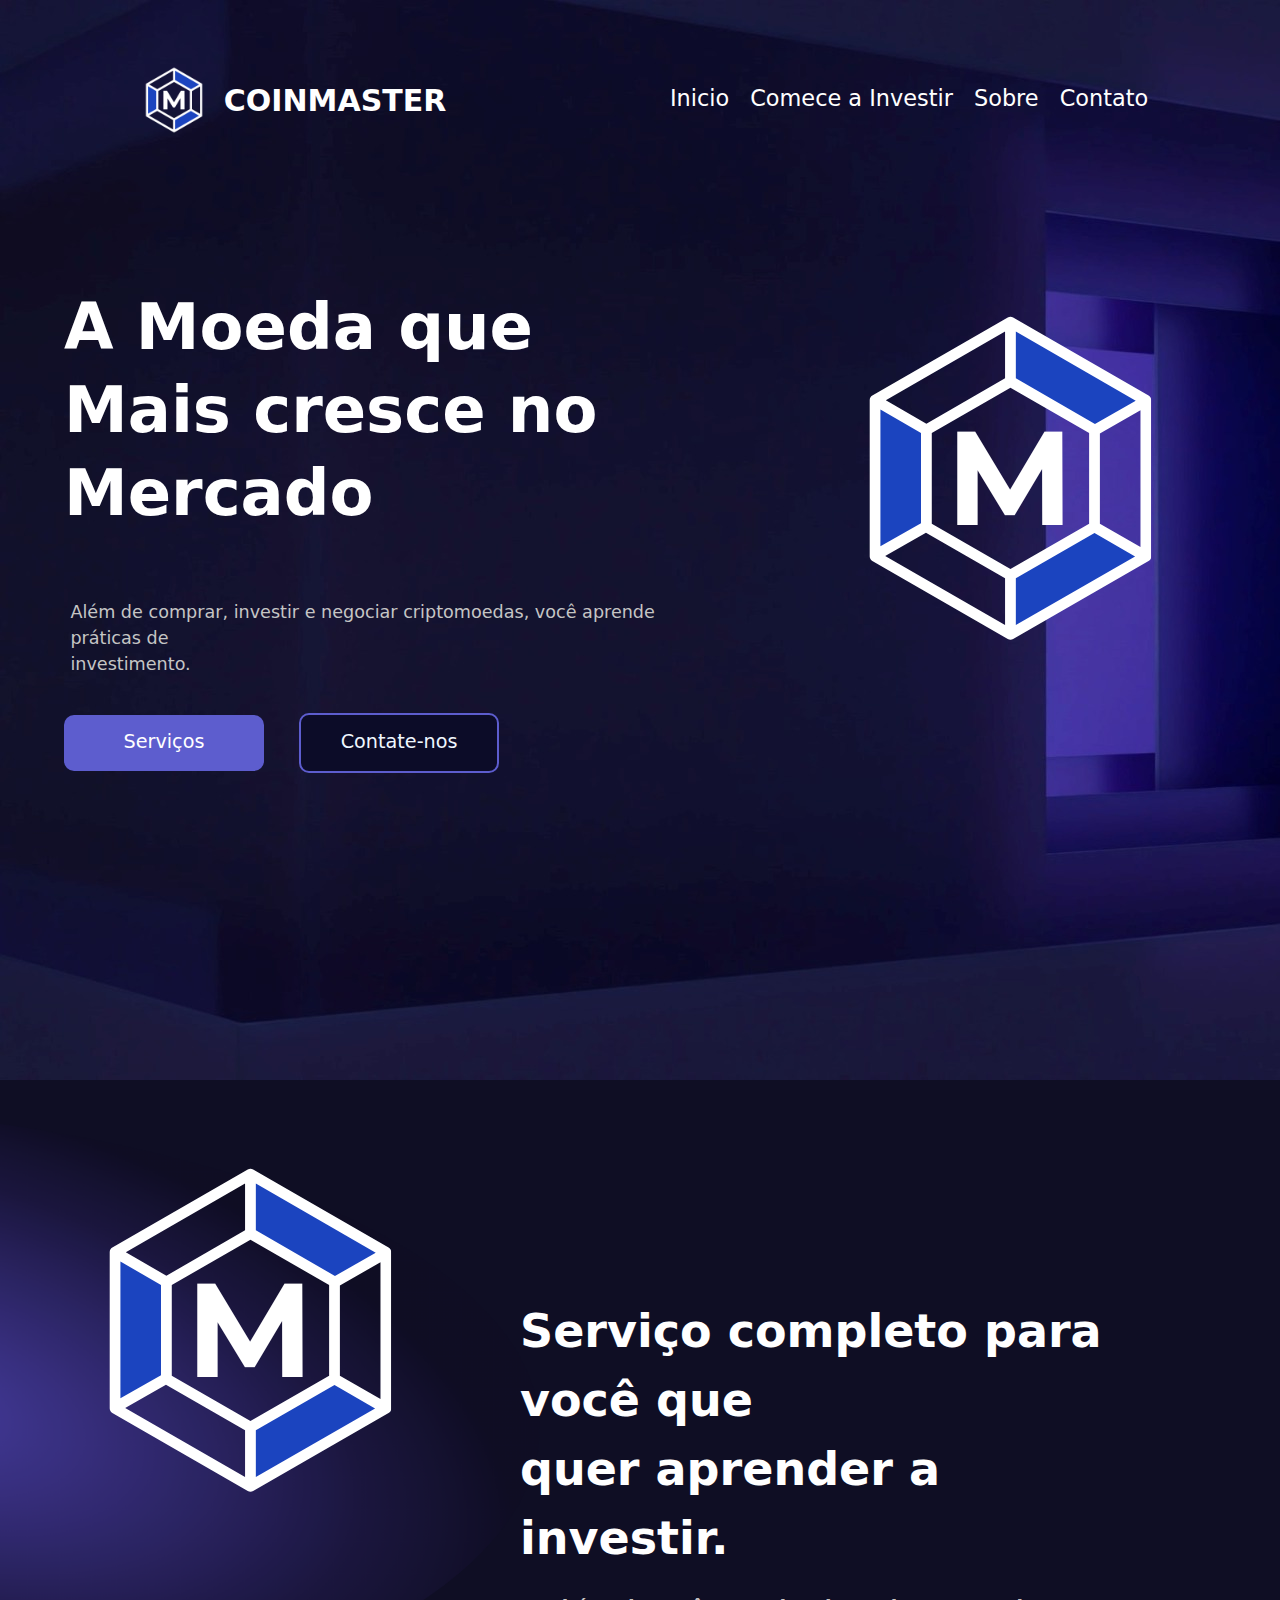
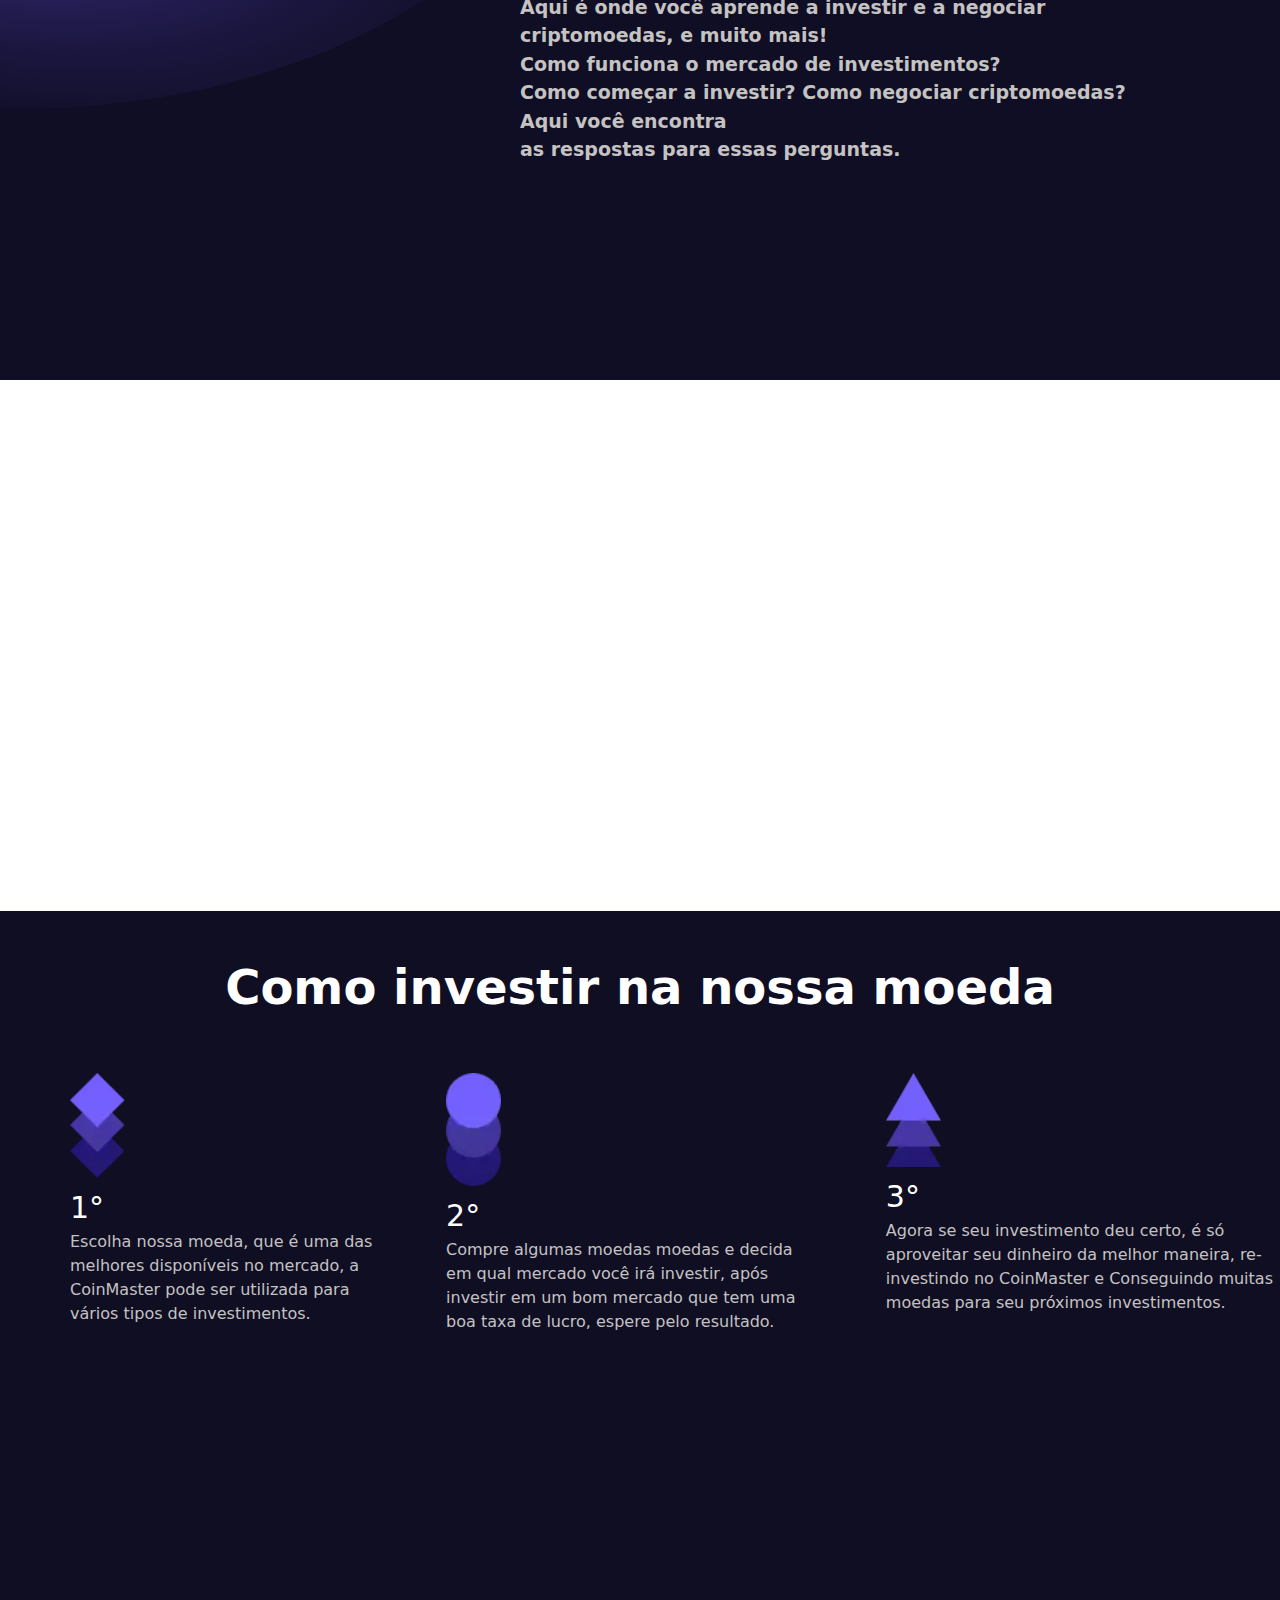
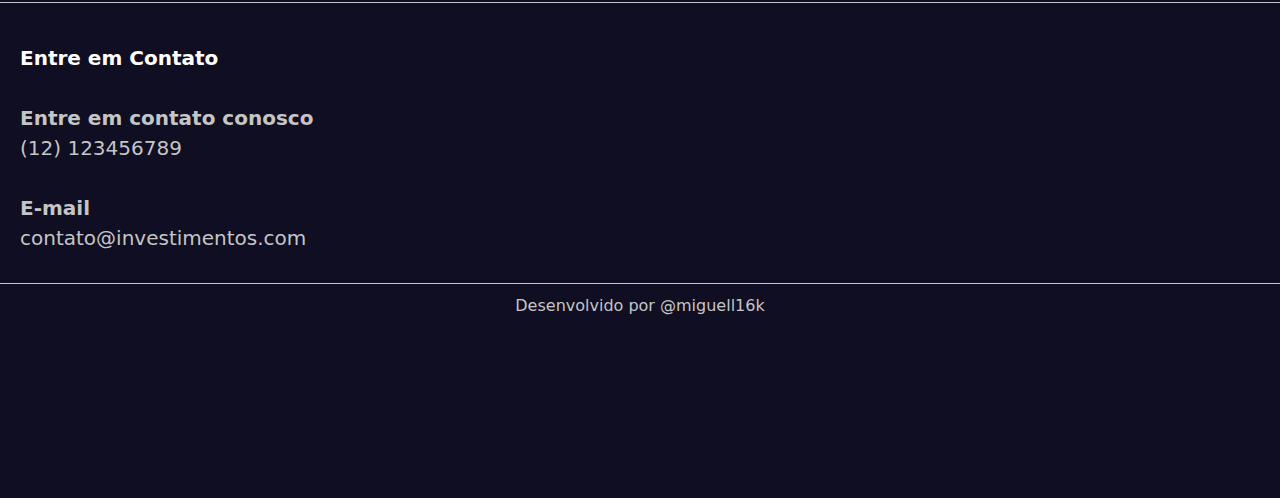
<file: index.html>
<!DOCTYPE html>
<html lang="en">
<head>
    <meta charset="UTF-8">
    <meta name="viewport" content="width=device-width, initial-scale=1.0">
    <title>COINMASTER</title>
    <link rel="stylesheet" href="./css/style.css">
</head>
<body>

    <header class="header">
       
    <!-- <?php include  '_inc/menu.php'; ?> -->

    <nav class="navbar">
        <div class="logo">
            <img class="coin" src="./img/Coin Master - cor normal.png" alt="">
            <h1>COINMASTER</h1>
        </div>
        <ul>
            <li>
                <a href="index.php">Inicio</a>
            </li>
            <li>
                <a href="./pags/investimento.html">Comece a Investir</a>
            </li>
            <li>
                <a href="./pags/sobre.html">Sobre</a>
            </li>
            <li>
                <a href="./pags/contact.html">Contato</a>
            </li>
        </ul>
</nav>
<div class="content">
    <div class="cont">
        <div class="text1">
            <h1>A Moeda que <br> Mais cresce no <br> Mercado</h1>
    
            <p>Além de comprar, investir e negociar criptomoedas, você aprende práticas de <br> investimento.</p>
        </div>
        <div class="btns">
            <button class="btn-s">Serviços</button>
            <button class="btn-c"><a style="text-decoration: none; color: aliceblue;" href="./pags/contact.html">Contate-nos</a></button>
        </div>
    </div>
    

    <div class="coinM">
        <img class="coin" src="./img/Coin Master - cor normal.png" alt="">
    </div>
</div>
    
    </header>

    <main>

        <div class="coinM">
            <img class="coin" src="./img/Coin Master - cor normal.png" alt="">
        </div>
    <div class="text2">
        <h1>Serviço completo para você que <br> quer aprender a investir.</h1>
        <h3>
            Aqui é onde você aprende  a investir  e a negociar criptomoedas, e  muito mais! <br>
            Como  funciona o mercado de investimentos? <br> Como começar a investir? Como negociar criptomoedas? Aqui você encontra <br> as respostas para essas perguntas.
        </h3>

        
    </div>
        
    </main>

    <div class="tabela">
        <br>
        <iframe src=https://www.bitgetwidget.com/pt/widget-tool/top-cryptocurrencies?theme=pt&showItems=corners,title&cols=symbol,price,market,vol_24h,change_24h,change_7d width='100%' height=500 style="border: none;">
        </iframe>
        <br>
    </div>

    <h1 class="main-title">Como investir na nossa moeda</h1>
    <div class="step">
        <div class="icon">
            <img src="img/losang.webp" alt="">
            <h1>1°</h1>
            <p>Escolha nossa moeda, que é uma das melhores disponíveis no mercado, a CoinMaster pode ser utilizada para vários tipos de investimentos.</p>
        </div>
        <div class="icon">
            <img src="img/circle.webp" alt="">
            <h1>2°</h1>
            <p>Compre algumas moedas moedas e decida em qual mercado você irá investir, após investir em um bom mercado que tem uma boa taxa de lucro, espere pelo resultado.</p>
        </div>
        <div class="icon">
            <img src="img/triang.webp" alt="">
            <h1>3°</h1>
            <p>Agora se seu investimento deu certo, é só aproveitar seu dinheiro da melhor maneira, re-investindo no CoinMaster e Conseguindo muitas moedas para seu próximos investimentos.</p>
        </div>
    </div>

    <footer>
        <div class="footer">
            <h1>Entre em Contato</h1>
            <br>
            <p><strong>Entre em contato conosco</strong></p>
            <p>(12) 123456789</p>
            <br>
            <p><strong>E-mail</strong></p>
            <p>contato@investimentos.com</p>
        </div>
        <div class="dev">
            <p>Desenvolvido por @miguell16k</p>
        </div>
    </footer>
</body>
</html>
</file>
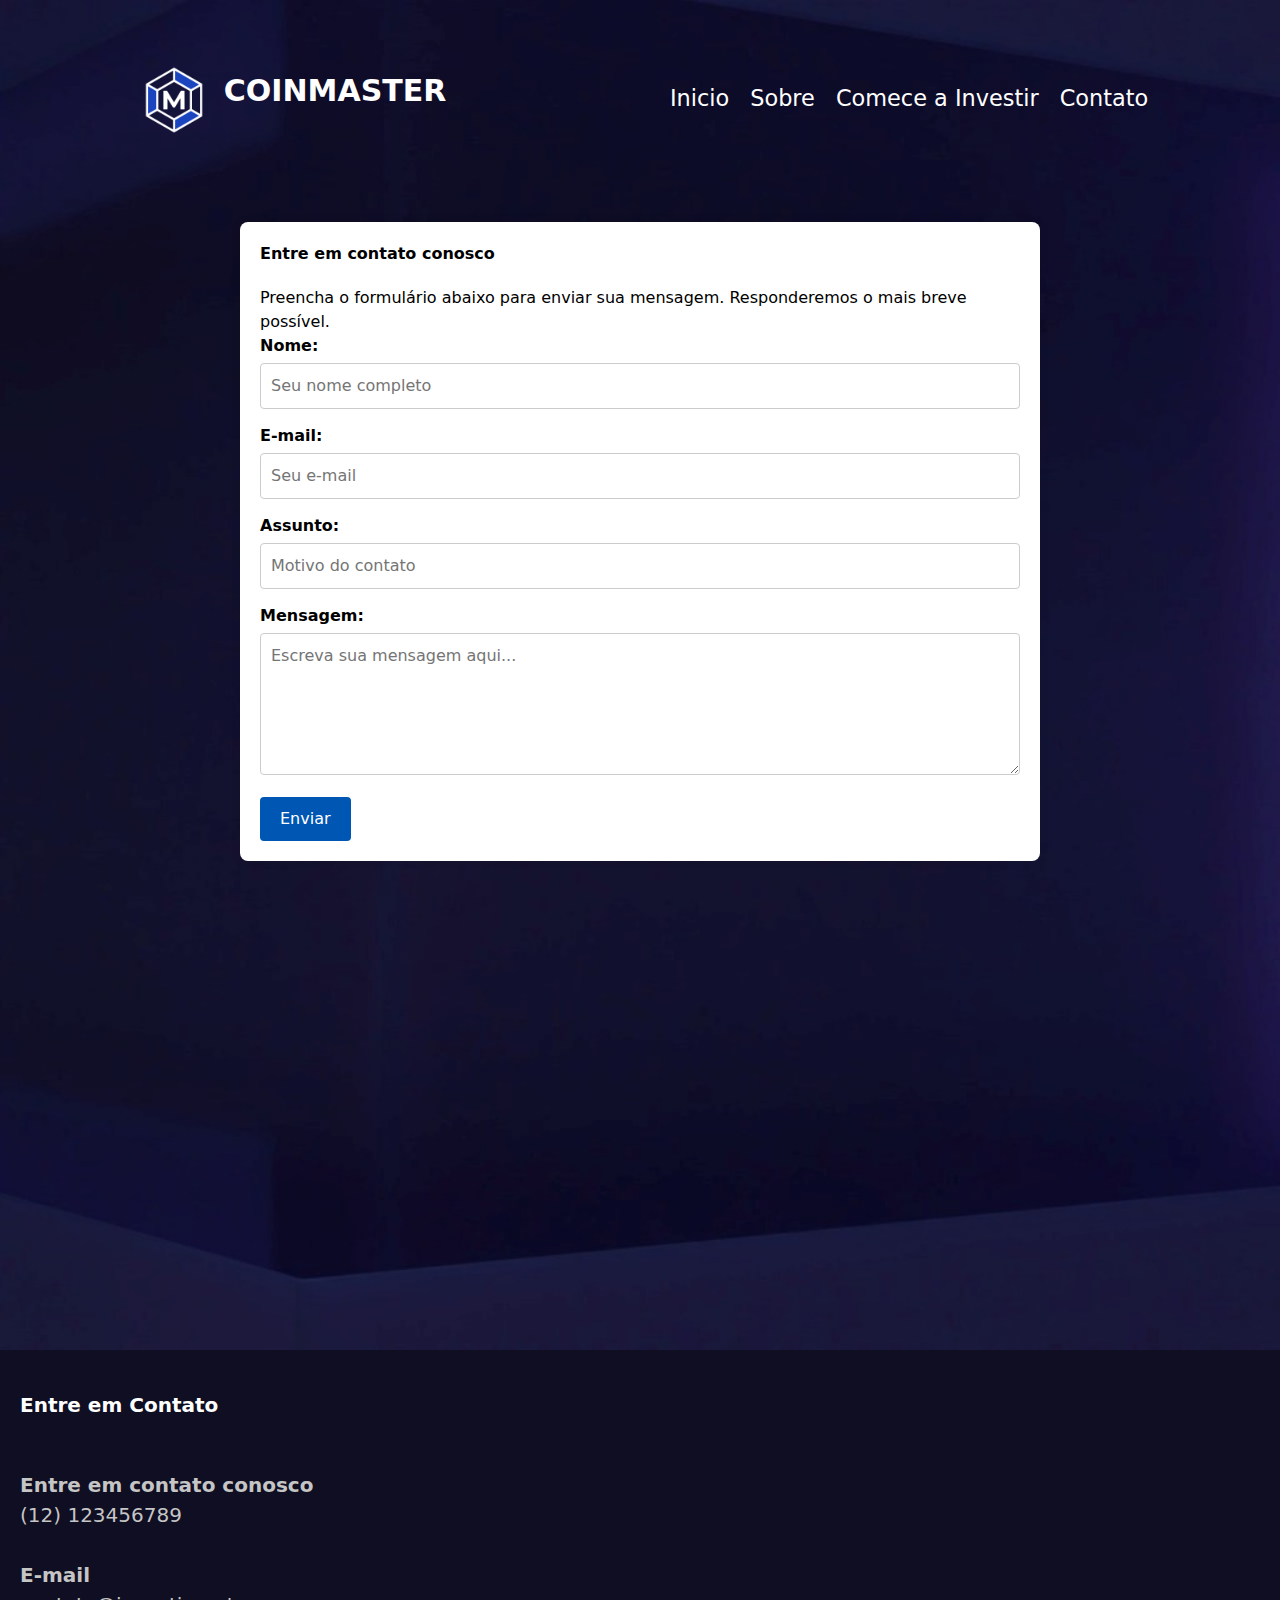
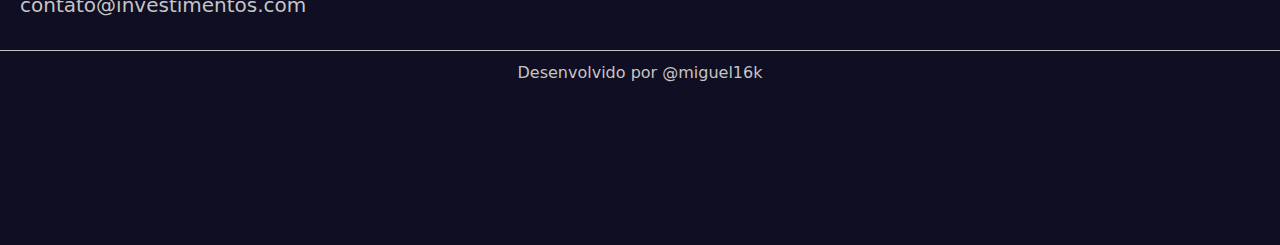
<file: pags/contact.html>
<!DOCTYPE html>
<html lang="pt-BR">
<head>
    <meta charset="UTF-8">
    <meta name="viewport" content="width=device-width, initial-scale=1.0">
    <title>COINMASTER</title>
    <link rel="stylesheet" href="../css/contact.css">
    <style>
        
    </style>
</head>
<body>

<header class="header">
    <nav class="navbar">
        <div class="logo">
            <img class="coin" src="../img/Coin Master - cor normal.png" alt="">
            <h1>COINMASTER</h1>
        </div>
        <ul>
            <li>
                <a href="../index.html">Inicio</a>
            </li>
            <li>
                <a href="sobre.html">Sobre</a>
            </li>
            <li>
                <a href="investimento.html">Comece a Investir</a>
            </li>
            
            <li>
                <a href="contact.html">Contato</a>
            </li>
        </ul>
</nav>

<div class="container">
    <h1>Entre em contato conosco</h1>
    <p>Preencha o formulário abaixo para enviar sua mensagem. Responderemos o mais breve possível.</p>
    <form action="processar_contato.php" method="POST">
        <label for="nome">Nome:</label>
        <input type="text" id="nome" name="nome" placeholder="Seu nome completo" required>

        <label for="email">E-mail:</label>
        <input type="email" id="email" name="email" placeholder="Seu e-mail" required>

        <label for="assunto">Assunto:</label>
        <input type="text" id="assunto" name="assunto" placeholder="Motivo do contato" required>

        <label for="mensagem">Mensagem:</label>
        <textarea id="mensagem" name="mensagem" rows="5" placeholder="Escreva sua mensagem aqui..." required></textarea>

        <button type="submit">Enviar</button>
    </form>
</div>

</header>


<footer>
    <div class="footer">
        <h1>Entre em Contato</h1>
        <br>
        <p><strong>Entre em contato conosco</strong></p>
        <p>(12) 123456789</p>
        <br>
        <p><strong>E-mail</strong></p>
        <p>contato@investimentos.com</p>
    </div>
    <div class="dev">
        <p>Desenvolvido por @miguel16k</p>
    </div>
</footer>

</body>
</html>
</file>
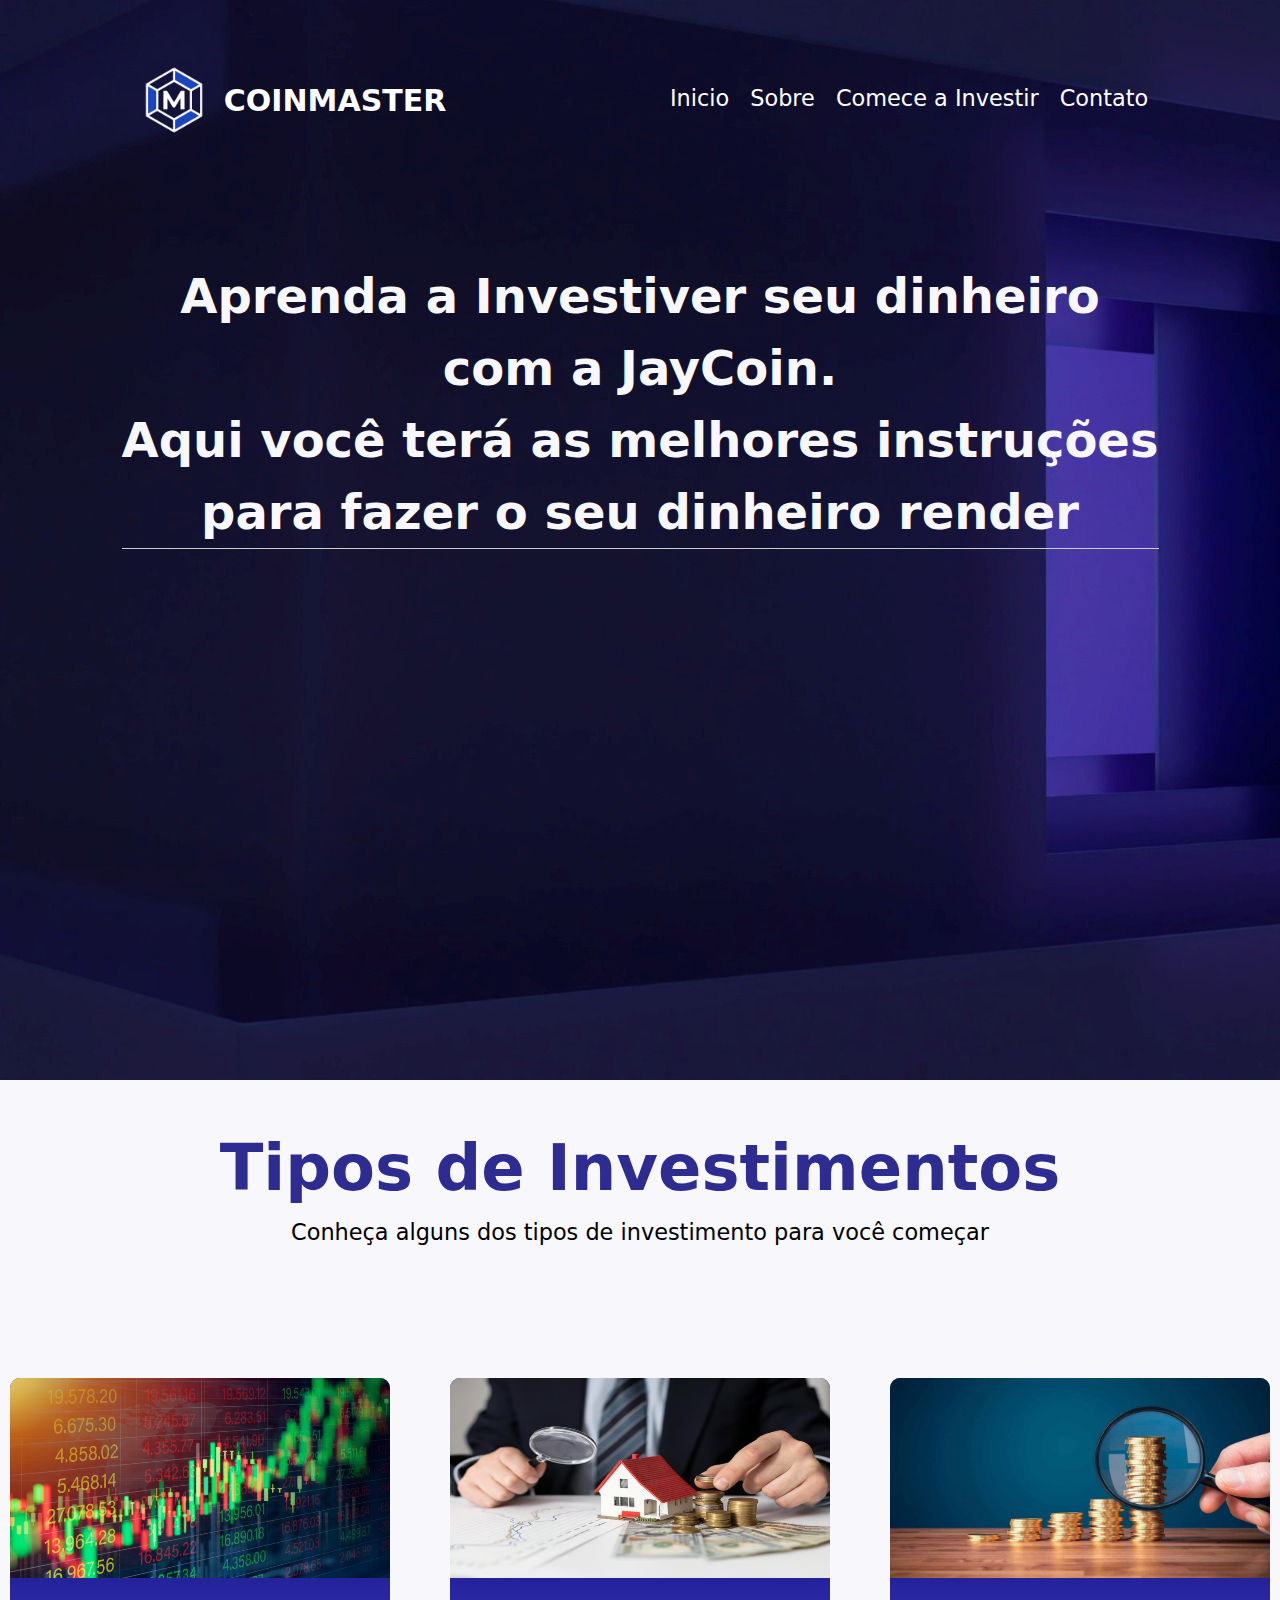
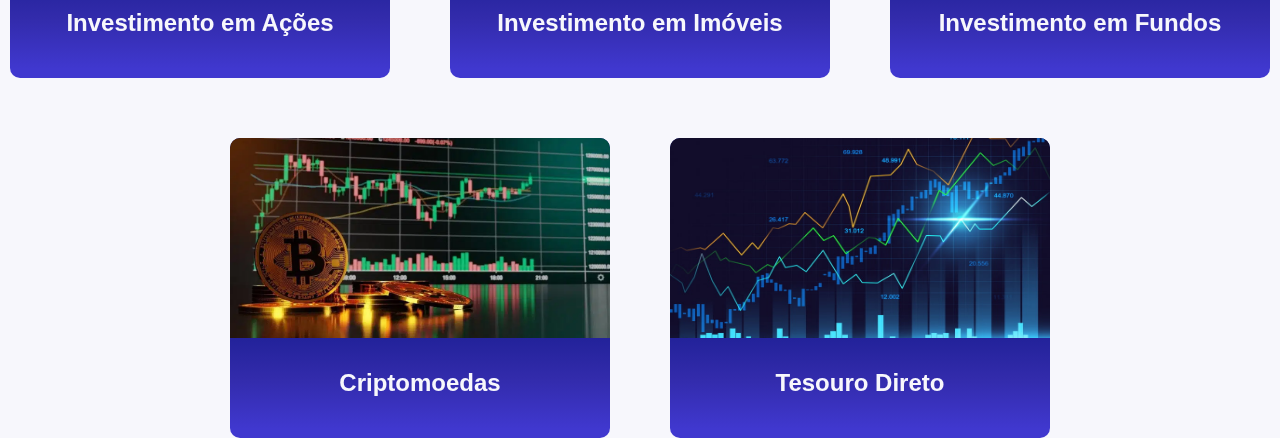
<file: pags/investimento.html>
<!DOCTYPE html>
<html lang="en">
<head>
    <meta charset="UTF-8">
    <meta name="viewport" content="width=device-width, initial-scale=1.0">
    <title>COINMASTER</title>
    <link rel="stylesheet" href="../css/invest.css">
</head>
<body>

    <header class="header">
        <nav class="navbar">
            <div class="logo">
                <img class="coin" src="../img/Coin Master - cor normal.png" alt="">
                <h1>COINMASTER</h1>
            </div>
            <ul>
                <li>
                    <a href="../index.html">Inicio</a>
                </li>
                <li>
                    <a href="sobre.html">Sobre</a>
                </li>
                <li>
                    <a href="investimento.html">Comece a Investir</a>
                </li>
                <li>
                    <a href="contact.html">Contato</a>
                </li>
            </ul>
    </nav>

    
        <div class="text">
            <h1>Aprenda a Investiver seu dinheiro <br> com a JayCoin. <br> Aqui você terá as melhores instruções <br> para fazer o seu dinheiro render</h1>
        </div>

    </header>

    <main>
        <div class="text1">
            <h1>Tipos de Investimentos</h1> 
            <p>Conheça alguns dos tipos de investimento para você começar</p>
        </div>

    <div class="card-container">
    

            <div class="thecard">
                <div class="thefront">
                    <img src="../img/acoes.jpg" alt="">
                    <h2>Investimento em Ações</h2>
                </div>
                <div class="theback">
                    <h1>Investimento em Ações</h1>
                    <p>Investir em ações é uma forma de entrar no mercado de renda variável e se tornar acionista de uma empresa. As ações são títulos que representam uma parte do capital de uma empresa, e são negociadas na Bolsa de Valores do Brasil.</p>
                    <br>
                    <button class="btn"><a style="text-decoration: none; color: aliceblue;" href="saiba+.html">Saiba+</a></button>
                </div>
            </div>

            <div class="thecard">
                <div class="thefront">
                    <img src="../img/imoveis.avif" alt="">
                    <h2>Investimento em Imóveis</h2>
                </div>
        
                <div class="theback">
                    <h1>Investimento em Imóveis</h1>
                    <p>A ideia é adquirir um imóvel e vendê-lo no futuro a um preço maior, quando ele se valorizar. Esse investimento também precisa levar em conta os custos com impostos, taxas de cartório, taxas de intermediação imobiliária, manutenção do imóvel etc.</p>
                    <br>
                    <button class="btn"><a style="text-decoration: none; color: aliceblue;" href="saiba+.html">Saiba+</a></button>
                </div>
            </div>

            <div class="thecard">
                <div class="thefront">
                    <img src="../img/fundos.jpg" alt="">
                    <h2>Investimento em Fundos</h2>
                </div>
        
                <div class="theback">
                    <h1>Investimento em Fundos</h1>
                    <p>Investir em fundos é uma forma de aplicar dinheiro em conjunto com outros investidores, em diferentes tipos de ativos. Os fundos são divididos em cotas, e cada investidor tem um número de cotas proporcional ao valor que investiu.</p>
                    <br>
                    <button class="btn"><a style="text-decoration: none; color: aliceblue;" href="saiba+.html">Saiba+</a></button>
                </div>
                </div>

                <div class="thecard">
                    <div class="thefront">
                        <img src="../img/cripto.webp" alt="">
                        <h2>Criptomoedas</h2>
                    </div>
            
                    <div class="theback">
                        <h1>Criptomoedas</h1>
                        <p>Criptomoedas são ativos puramente digitais, que servem como meio de pagamento e também como investimento. Hoje, há mais de 25 mil criptomoedas em circulação no mundo, de acordo com o site CoinMarketCap. Toda criptomoeda utiliza a tecnologia blockchain para registro.</p>
                        <br>
                    <button class="btn"><a style="text-decoration: none; color: aliceblue;" href="saiba+.html">Saiba+</a></button>
                    </div>
            
                    </div>

                    <div class="thecard">
                        <div class="thefront">
                            <img src="../img/tesouro.jpg" alt="">
                            <h2>Tesouro Direto</h2>
                        </div>
                
                        <div class="theback">
                            <h1>Tesouro Direto</h1>
                            <p>O Tesouro Direto é um programa de investimento seguro do governo brasileiro, onde pessoas físicas podem comprar títulos públicos federais. Ele oferece rentabilidade prefixada, pós-fixada (atrelada à Selic) ou híbrida (fixa + inflação). É ideal para quem busca segurança e planeja objetivos de médio a longo prazo.</p>
                            <br>
                    <button class="btn"><a style="text-decoration: none; color: aliceblue;" href="saiba+.html">Saiba+</a></button>
                        </div>
                
                        </div>
            
    </div>

        
        
    </main>

    <script src="../js/script.js"></script>
    
</body>
</html>
</file>
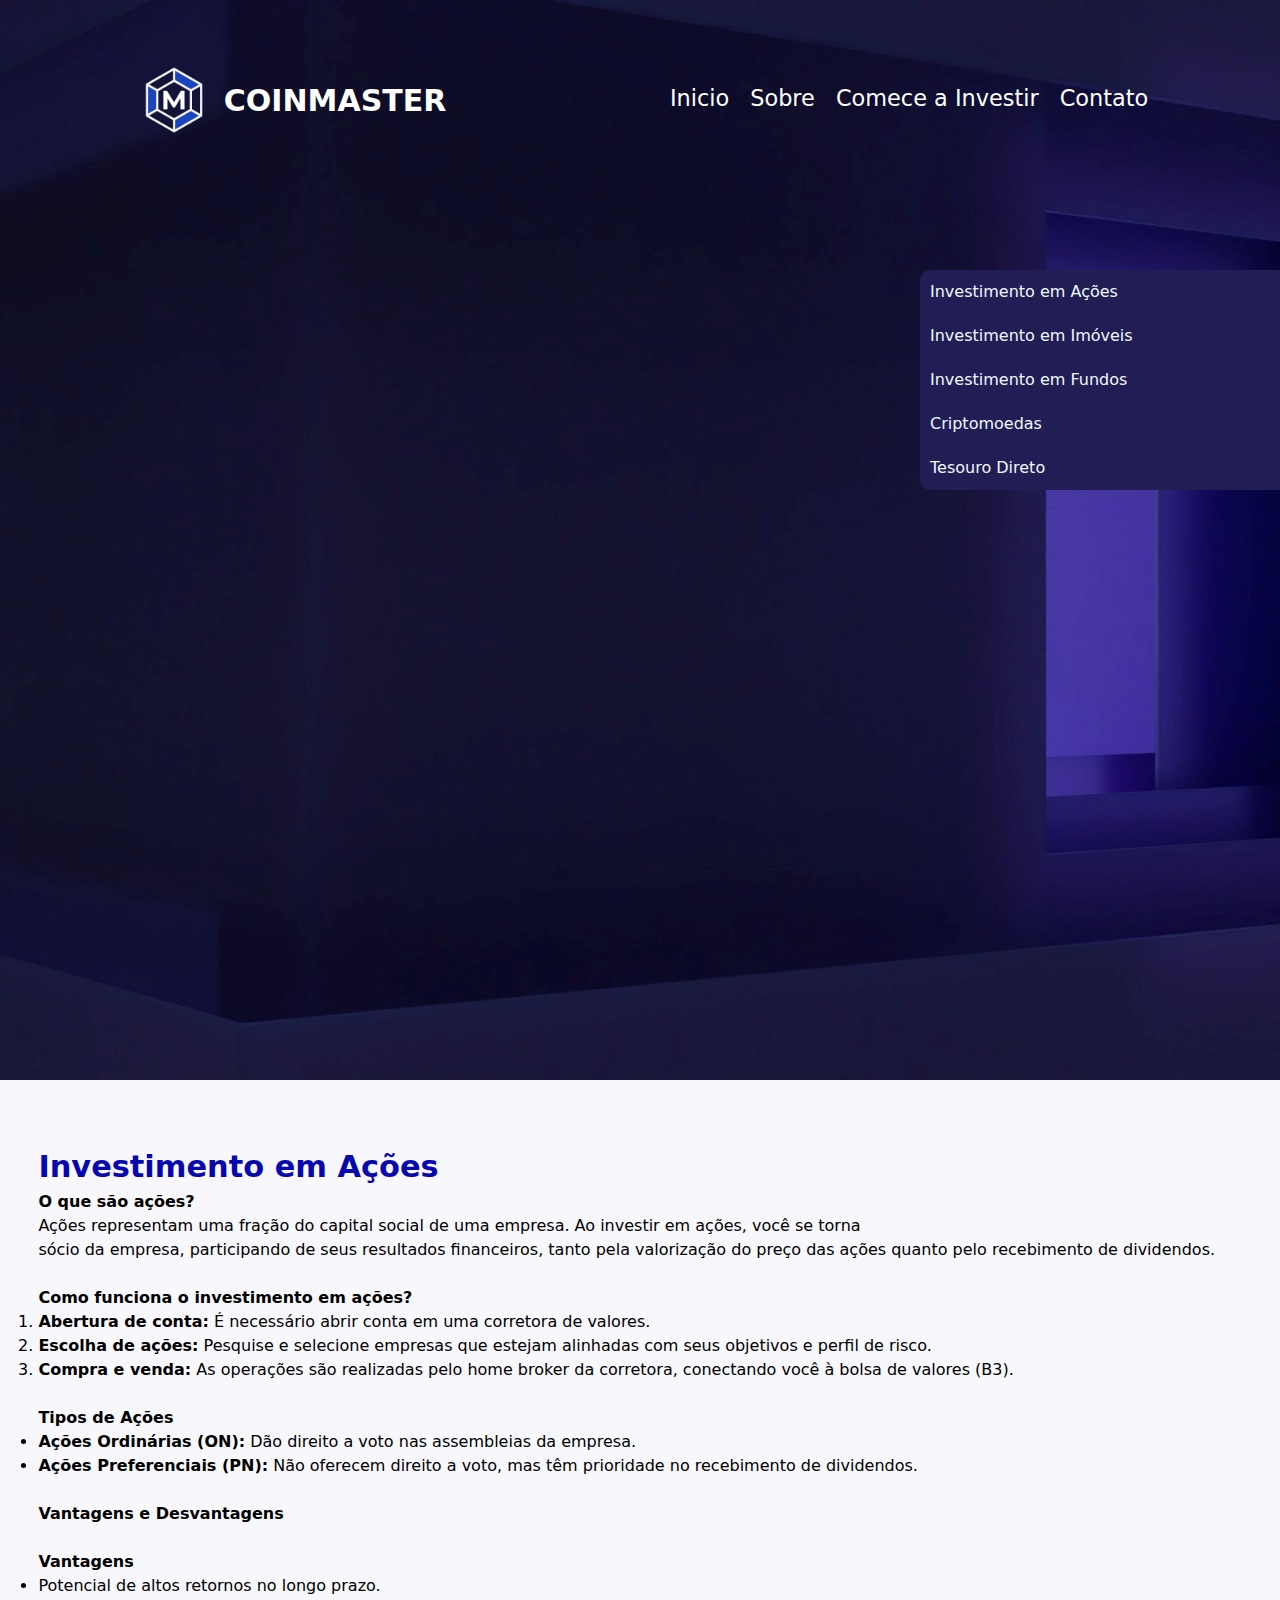
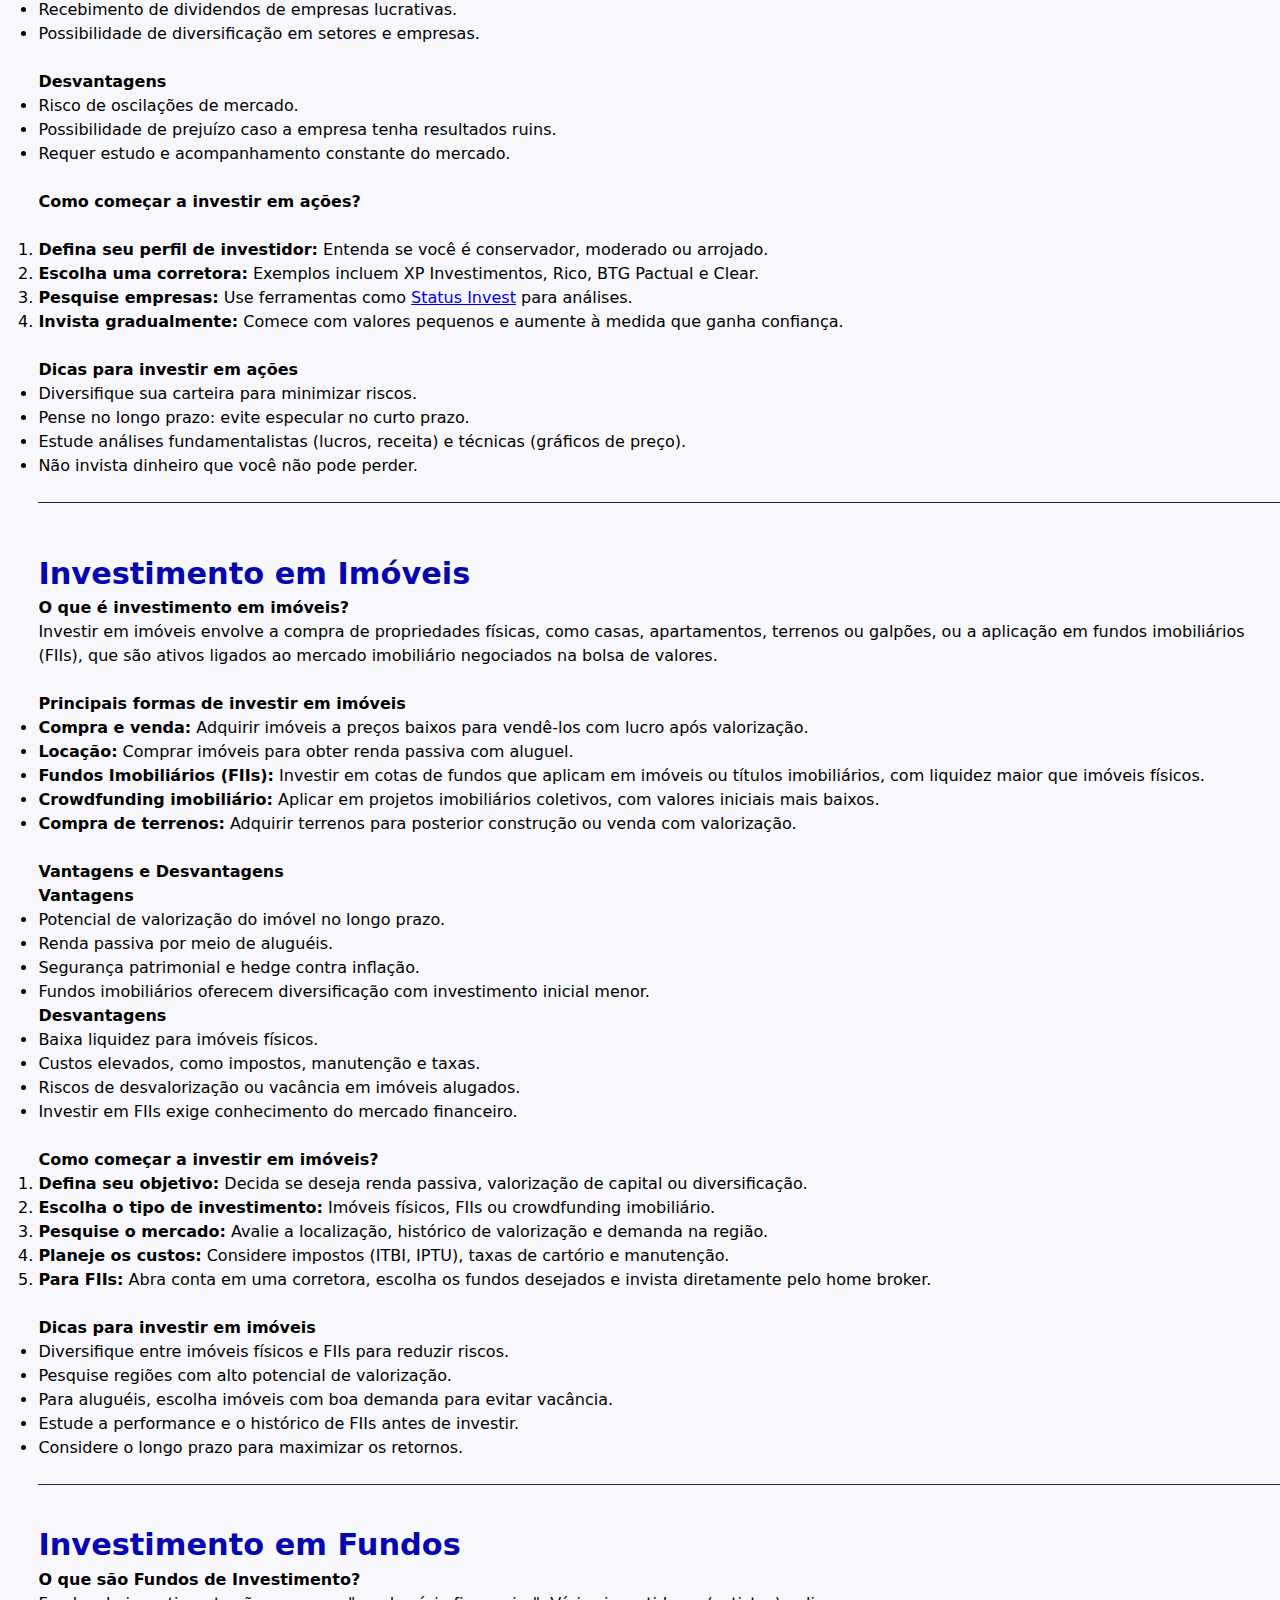
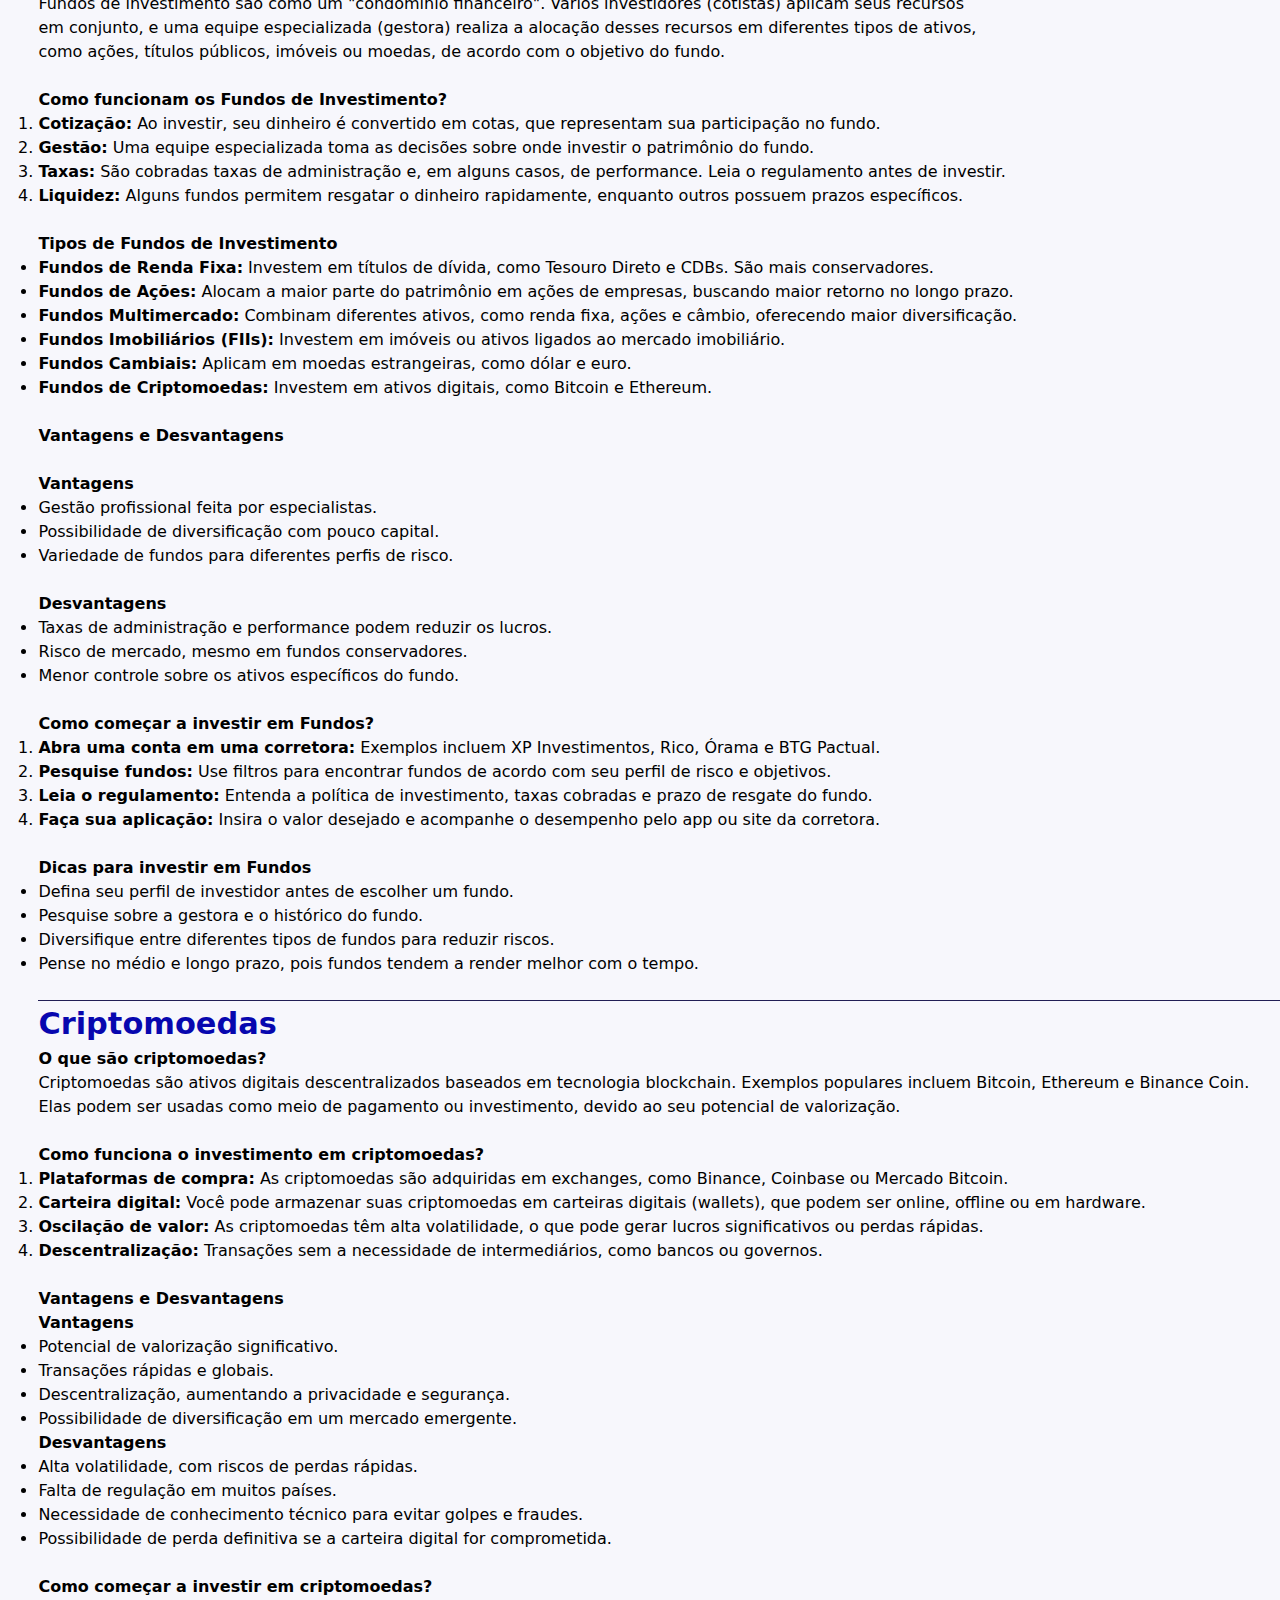
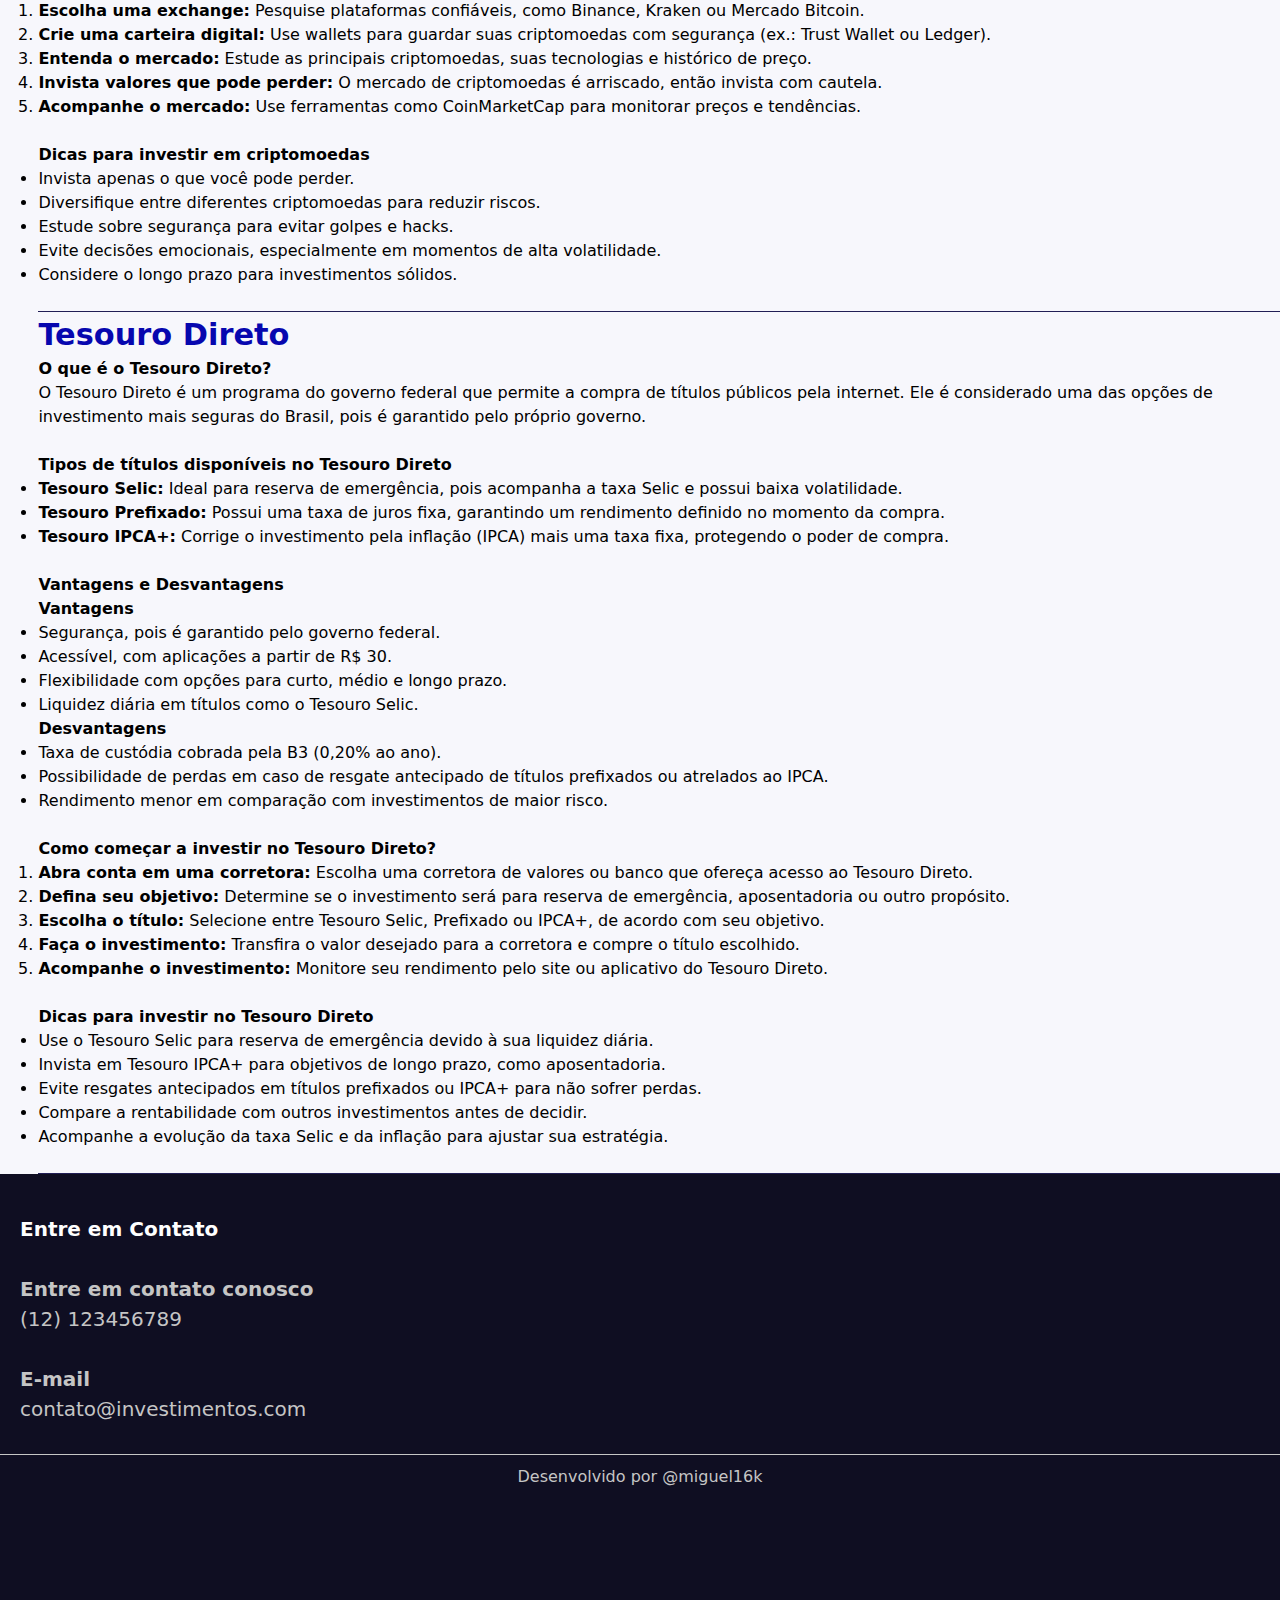
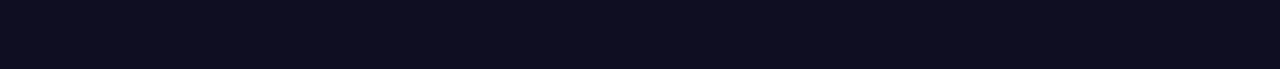
<file: pags/saiba+.html>
<!DOCTYPE html>
<html lang="en">
<head>
    <meta charset="UTF-8">
    <meta name="viewport" content="width=device-width, initial-scale=1.0">
    <title>Document</title>
    <link rel="stylesheet" href="../css/saiba.css">
</head>
<body>
    <header class="header">
        <!-- <?php include  '../_inc/menu.php'; ?> -->
    
        <nav class="navbar">
            <div class="logo">
                <img class="coin" src="../img/Coin Master - cor normal.png" alt="">
                <h1>COINMASTER</h1>
            </div>
            <ul>
                <li>
                    <a href="../index.html">Inicio</a>
                </li>
                <li>
                    <a href="sobre.html">Sobre</a>
                </li>
                <li>
                    <a href="investimento.html">Comece a Investir</a>
                </li>
                <li>
                    <a href="contact.html">Contato</a>
                </li>
            </ul>
        </nav>
        
    </header>
    
    <main>
        <div class="content">
            <section id="acoes">
                <strong><h1 style="color: rgb(7, 7, 175); font-size: 1.9em;">Investimento em Ações</h1></strong>
                <h2>O que são ações?</h2>
                <p>
                    Ações representam uma fração do capital social de uma empresa. Ao investir em ações, você se torna <br> sócio da empresa, participando 
                    de seus resultados financeiros, tanto pela valorização do preço das ações quanto pelo recebimento de dividendos.
                </p>
            </section>
    <br>
            <section id="como-funciona">
                <h2>Como funciona o investimento em ações?</h2>
                <ol>
                    <li><strong>Abertura de conta:</strong> É necessário abrir conta em uma corretora de valores.</li>
                    <li><strong>Escolha de ações:</strong> Pesquise e selecione empresas que estejam alinhadas com seus objetivos e perfil de risco.</li>
                    <li><strong>Compra e venda:</strong> As operações são realizadas pelo home broker da corretora, conectando você à bolsa de valores (B3).</li>
                </ol>
            </section>
    <br>
            <section id="tipos-acoes">
                <h2>Tipos de Ações</h2>
                <ul>
                    <li>
                        <strong>Ações Ordinárias (ON):</strong> Dão direito a voto nas assembleias da empresa.
                    </li>
                    <li>
                        <strong>Ações Preferenciais (PN):</strong> Não oferecem direito a voto, mas têm prioridade no recebimento de dividendos.
                    </li>
                </ul>
            </section>
    <br>
            <section id="vantagens-desvantagens">
                <h2>Vantagens e Desvantagens</h2>
                <br>
                <h3>Vantagens</h3>
                <ul>
                    <li>Potencial de altos retornos no longo prazo.</li>
                    <li>Recebimento de dividendos de empresas lucrativas.</li>
                    <li>Possibilidade de diversificação em setores e empresas.</li>
                </ul>
                <br>
                <h3>Desvantagens</h3>
                <ul>
                    <li>Risco de oscilações de mercado.</li>
                    <li>Possibilidade de prejuízo caso a empresa tenha resultados ruins.</li>
                    <li>Requer estudo e acompanhamento constante do mercado.</li>
                </ul>
            </section>
    <br>
            <section id="como-comecar">
                <h2>Como começar a investir em ações?</h2> <br>
                <ol>
                    <li><strong>Defina seu perfil de investidor:</strong> Entenda se você é conservador, moderado ou arrojado.</li>
                    <li><strong>Escolha uma corretora:</strong> Exemplos incluem XP Investimentos, Rico, BTG Pactual e Clear.</li>
                    <li><strong>Pesquise empresas:</strong> Use ferramentas como <a href="https://statusinvest.com.br" target="_blank">Status Invest</a> para análises.</li>
                    <li><strong>Invista gradualmente:</strong> Comece com valores pequenos e aumente à medida que ganha confiança.</li>
                </ol>
            </section>
    <br>
            <section id="dicas">
                <h2>Dicas para investir em ações</h2>
                <ul>
                    <li>Diversifique sua carteira para minimizar riscos.</li>
                    <li>Pense no longo prazo: evite especular no curto prazo.</li>
                    <li>Estude análises fundamentalistas (lucros, receita) e técnicas (gráficos de preço).</li>
                    <li>Não invista dinheiro que você não pode perder.</li>
                </ul>
                <br>
            </section>

            <section id="imoveis">
                <br><br>
                <strong><h1 style="color: rgb(7, 7, 175); font-size: 1.9em;">Investimento em Imóveis</h1></strong>
                <h2>O que é investimento em imóveis?</h2>
                <p>
                    Investir em imóveis envolve a compra de propriedades físicas, como casas, apartamentos, terrenos ou galpões, ou a aplicação em 
                    fundos imobiliários (FIIs), que são ativos ligados ao mercado imobiliário negociados na bolsa de valores.
                </p>
                <br>
            </section>
    
            <section id="formas-investimento">
                <h2>Principais formas de investir em imóveis</h2>
                <ul>
                    <li>
                        <strong>Compra e venda:</strong> Adquirir imóveis a preços baixos para vendê-los com lucro após valorização.
                    </li>
                    <li>
                        <strong>Locação:</strong> Comprar imóveis para obter renda passiva com aluguel.
                    </li>
                    <li>
                        <strong>Fundos Imobiliários (FIIs):</strong> Investir em cotas de fundos que aplicam em imóveis ou títulos imobiliários, com liquidez maior que imóveis físicos.
                    </li>
                    <li>
                        <strong>Crowdfunding imobiliário:</strong> Aplicar em projetos imobiliários coletivos, com valores iniciais mais baixos.
                    </li>
                    <li>
                        <strong>Compra de terrenos:</strong> Adquirir terrenos para posterior construção ou venda com valorização.
                    </li>
                </ul>
                <br>
            </section>
    
            <section id="vantagens-desvantagens">
                <h2>Vantagens e Desvantagens</h2>
                <h3>Vantagens</h3>
                <ul>
                    <li>Potencial de valorização do imóvel no longo prazo.</li>
                    <li>Renda passiva por meio de aluguéis.</li>
                    <li>Segurança patrimonial e hedge contra inflação.</li>
                    <li>Fundos imobiliários oferecem diversificação com investimento inicial menor.</li>
                </ul>
                <h3>Desvantagens</h3>
                <ul>
                    <li>Baixa liquidez para imóveis físicos.</li>
                    <li>Custos elevados, como impostos, manutenção e taxas.</li>
                    <li>Riscos de desvalorização ou vacância em imóveis alugados.</li>
                    <li>Investir em FIIs exige conhecimento do mercado financeiro.</li>
                </ul>
                <br>
            </section>
    
            <section id="como-comecar">
                <h2>Como começar a investir em imóveis?</h2>
                <ol>
                    <li>
                        <strong>Defina seu objetivo:</strong> Decida se deseja renda passiva, valorização de capital ou diversificação.
                    </li>
                    <li>
                        <strong>Escolha o tipo de investimento:</strong> Imóveis físicos, FIIs ou crowdfunding imobiliário.
                    </li>
                    <li>
                        <strong>Pesquise o mercado:</strong> Avalie a localização, histórico de valorização e demanda na região.
                    </li>
                    <li>
                        <strong>Planeje os custos:</strong> Considere impostos (ITBI, IPTU), taxas de cartório e manutenção.
                    </li>
                    <li>
                        <strong>Para FIIs:</strong> Abra conta em uma corretora, escolha os fundos desejados e invista diretamente pelo home broker.
                    </li>
                </ol>
                <br>
            </section>
    
            <section id="dicas">
                <h2>Dicas para investir em imóveis</h2>
                <ul>
                    <li>Diversifique entre imóveis físicos e FIIs para reduzir riscos.</li>
                    <li>Pesquise regiões com alto potencial de valorização.</li>
                    <li>Para aluguéis, escolha imóveis com boa demanda para evitar vacância.</li>
                    <li>Estude a performance e o histórico de FIIs antes de investir.</li>
                    <li>Considere o longo prazo para maximizar os retornos.</li>
                </ul>
                <br>
            </section>

            <section id="fundos">
                <strong><h1 style="color: rgb(7, 7, 175); font-size: 1.9em;">Investimento em Fundos</h1></strong>
                <h2>O que são Fundos de Investimento?</h2>
                <p>
                    Fundos de investimento são como um "condomínio financeiro". Vários investidores (cotistas) aplicam seus recursos <br> em conjunto, 
                    e uma equipe especializada (gestora) realiza a alocação desses recursos em diferentes tipos de ativos, <br> como ações, títulos públicos, 
                    imóveis ou moedas, de acordo com o objetivo do fundo.
                </p>
            </section>
    <br>
            <section id="como-funciona">
                <h2>Como funcionam os Fundos de Investimento?</h2>
                <ol>
                    <li>
                        <strong>Cotização:</strong> Ao investir, seu dinheiro é convertido em cotas, que representam sua participação no fundo.
                    </li>
                    <li>
                        <strong>Gestão:</strong> Uma equipe especializada toma as decisões sobre onde investir o patrimônio do fundo.
                    </li>
                    <li>
                        <strong>Taxas:</strong> São cobradas taxas de administração e, em alguns casos, de performance. Leia o regulamento antes de investir.
                    </li>
                    <li>
                        <strong>Liquidez:</strong> Alguns fundos permitem resgatar o dinheiro rapidamente, enquanto outros possuem prazos específicos.
                    </li>
                </ol>
            </section>
    <br>
            <section id="tipos-fundos">
                <h2>Tipos de Fundos de Investimento</h2>
                <ul>
                    <li>
                        <strong>Fundos de Renda Fixa:</strong> Investem em títulos de dívida, como Tesouro Direto e CDBs. São mais conservadores.
                    </li>
                    <li>
                        <strong>Fundos de Ações:</strong> Alocam a maior parte do patrimônio em ações de empresas, buscando maior retorno no longo prazo.
                    </li>
                    <li>
                        <strong>Fundos Multimercado:</strong> Combinam diferentes ativos, como renda fixa, ações e câmbio, oferecendo maior diversificação.
                    </li>
                    <li>
                        <strong>Fundos Imobiliários (FIIs):</strong> Investem em imóveis ou ativos ligados ao mercado imobiliário.
                    </li>
                    <li>
                        <strong>Fundos Cambiais:</strong> Aplicam em moedas estrangeiras, como dólar e euro.
                    </li>
                    <li>
                        <strong>Fundos de Criptomoedas:</strong> Investem em ativos digitais, como Bitcoin e Ethereum.
                    </li>
                </ul>
            </section>
    <br>
            <section id="vantagens-desvantagens">
                <h2>Vantagens e Desvantagens</h2> <br>
                <h3>Vantagens</h3>
                <ul>
                    <li>Gestão profissional feita por especialistas.</li>
                    <li>Possibilidade de diversificação com pouco capital.</li>
                    <li>Variedade de fundos para diferentes perfis de risco.</li>
                </ul>
                <br>
                <h3>Desvantagens</h3>
                <ul>
                    <li>Taxas de administração e performance podem reduzir os lucros.</li>
                    <li>Risco de mercado, mesmo em fundos conservadores.</li>
                    <li>Menor controle sobre os ativos específicos do fundo.</li>
                </ul>
            </section>
    <br>
            <section id="como-comecar">
                <h2>Como começar a investir em Fundos?</h2>
                <ol>
                    <li>
                        <strong>Abra uma conta em uma corretora:</strong> Exemplos incluem XP Investimentos, Rico, Órama e BTG Pactual.
                    </li>
                    <li>
                        <strong>Pesquise fundos:</strong> Use filtros para encontrar fundos de acordo com seu perfil de risco e objetivos.
                    </li>
                    <li>
                        <strong>Leia o regulamento:</strong> Entenda a política de investimento, taxas cobradas e prazo de resgate do fundo.
                    </li>
                    <li>
                        <strong>Faça sua aplicação:</strong> Insira o valor desejado e acompanhe o desempenho pelo app ou site da corretora.
                    </li>
                </ol>
            </section>
    <br>
            <section id="dicas">
                <h2>Dicas para investir em Fundos</h2>
                <ul>
                    <li>Defina seu perfil de investidor antes de escolher um fundo.</li>
                    <li>Pesquise sobre a gestora e o histórico do fundo.</li>
                    <li>Diversifique entre diferentes tipos de fundos para reduzir riscos.</li>
                    <li>Pense no médio e longo prazo, pois fundos tendem a render melhor com o tempo.</li>
                </ul>
                <br>
            </section>

            
            <section id="cripto">
                <strong><h1 style="color: rgb(7, 7, 175); font-size: 1.9em;">Criptomoedas</h1></strong>
                <h2>O que são criptomoedas?</h2>
                <p>
                    Criptomoedas são ativos digitais descentralizados baseados em tecnologia blockchain. Exemplos populares incluem Bitcoin, Ethereum 
                    e Binance Coin. Elas podem ser usadas como meio de pagamento ou investimento, devido ao seu potencial de valorização.
                </p>
                <br>
            </section>
    
            <section id="como-funciona">
                <h2>Como funciona o investimento em criptomoedas?</h2>
                <ol>
                    <li>
                        <strong>Plataformas de compra:</strong> As criptomoedas são adquiridas em exchanges, como Binance, Coinbase ou Mercado Bitcoin.
                    </li>
                    <li>
                        <strong>Carteira digital:</strong> Você pode armazenar suas criptomoedas em carteiras digitais (wallets), que podem ser online, offline ou em hardware.
                    </li>
                    <li>
                        <strong>Oscilação de valor:</strong> As criptomoedas têm alta volatilidade, o que pode gerar lucros significativos ou perdas rápidas.
                    </li>
                    <li>
                        <strong>Descentralização:</strong> Transações sem a necessidade de intermediários, como bancos ou governos.
                    </li>
                </ol>
                <br>
            </section>
    
            <section id="vantagens-desvantagens">
                <h2>Vantagens e Desvantagens</h2>
                <h3>Vantagens</h3>
                <ul>
                    <li>Potencial de valorização significativo.</li>
                    <li>Transações rápidas e globais.</li>
                    <li>Descentralização, aumentando a privacidade e segurança.</li>
                    <li>Possibilidade de diversificação em um mercado emergente.</li>
                </ul>
                <h3>Desvantagens</h3>
                <ul>
                    <li>Alta volatilidade, com riscos de perdas rápidas.</li>
                    <li>Falta de regulação em muitos países.</li>
                    <li>Necessidade de conhecimento técnico para evitar golpes e fraudes.</li>
                    <li>Possibilidade de perda definitiva se a carteira digital for comprometida.</li>
                </ul>
                <br>
            </section>
    
            <section id="como-comecar">
                <h2>Como começar a investir em criptomoedas?</h2>
                <ol>
                    <li>
                        <strong>Escolha uma exchange:</strong> Pesquise plataformas confiáveis, como Binance, Kraken ou Mercado Bitcoin.
                    </li>
                    <li>
                        <strong>Crie uma carteira digital:</strong> Use wallets para guardar suas criptomoedas com segurança (ex.: Trust Wallet ou Ledger).
                    </li>
                    <li>
                        <strong>Entenda o mercado:</strong> Estude as principais criptomoedas, suas tecnologias e histórico de preço.
                    </li>
                    <li>
                        <strong>Invista valores que pode perder:</strong> O mercado de criptomoedas é arriscado, então invista com cautela.
                    </li>
                    <li>
                        <strong>Acompanhe o mercado:</strong> Use ferramentas como CoinMarketCap para monitorar preços e tendências.
                    </li>
                </ol>
                <br>
            </section>
    
            <section id="dicas">
                <h2>Dicas para investir em criptomoedas</h2>
                <ul>
                    <li>Invista apenas o que você pode perder.</li>
                    <li>Diversifique entre diferentes criptomoedas para reduzir riscos.</li>
                    <li>Estude sobre segurança para evitar golpes e hacks.</li>
                    <li>Evite decisões emocionais, especialmente em momentos de alta volatilidade.</li>
                    <li>Considere o longo prazo para investimentos sólidos.</li>
                </ul>
                <br>
            </section>

            <section id="tesouro">
                <strong><h1 style="color: rgb(7, 7, 175); font-size: 1.9em;">Tesouro Direto</h1></strong>
                <h2>O que é o Tesouro Direto?</h2>
                <p>
                    O Tesouro Direto é um programa do governo federal que permite a compra de títulos públicos pela internet. 
                    Ele é considerado uma das opções de investimento mais seguras do Brasil, pois é garantido pelo próprio governo.
                </p>
                <br>
            </section>
    
            <section id="tipos-de-titulos">
                <h2>Tipos de títulos disponíveis no Tesouro Direto</h2>
                <ul>
                    <li>
                        <strong>Tesouro Selic:</strong> Ideal para reserva de emergência, pois acompanha a taxa Selic e possui baixa volatilidade.
                    </li>
                    <li>
                        <strong>Tesouro Prefixado:</strong> Possui uma taxa de juros fixa, garantindo um rendimento definido no momento da compra.
                    </li>
                    <li>
                        <strong>Tesouro IPCA+:</strong> Corrige o investimento pela inflação (IPCA) mais uma taxa fixa, protegendo o poder de compra.
                    </li>
                </ul>
                <br>
            </section>
    
            <section id="vantagens-desvantagens">
                <h2>Vantagens e Desvantagens</h2>
                <h3>Vantagens</h3>
                <ul>
                    <li>Segurança, pois é garantido pelo governo federal.</li>
                    <li>Acessível, com aplicações a partir de R$ 30.</li>
                    <li>Flexibilidade com opções para curto, médio e longo prazo.</li>
                    <li>Liquidez diária em títulos como o Tesouro Selic.</li>
                </ul>
                <h3>Desvantagens</h3>
                <ul>
                    <li>Taxa de custódia cobrada pela B3 (0,20% ao ano).</li>
                    <li>Possibilidade de perdas em caso de resgate antecipado de títulos prefixados ou atrelados ao IPCA.</li>
                    <li>Rendimento menor em comparação com investimentos de maior risco.</li>
                </ul>
                <br>
            </section>
    
            <section id="como-comecar">
                <h2>Como começar a investir no Tesouro Direto?</h2>
                <ol>
                    <li>
                        <strong>Abra conta em uma corretora:</strong> Escolha uma corretora de valores ou banco que ofereça acesso ao Tesouro Direto.
                    </li>
                    <li>
                        <strong>Defina seu objetivo:</strong> Determine se o investimento será para reserva de emergência, aposentadoria ou outro propósito.
                    </li>
                    <li>
                        <strong>Escolha o título:</strong> Selecione entre Tesouro Selic, Prefixado ou IPCA+, de acordo com seu objetivo.
                    </li>
                    <li>
                        <strong>Faça o investimento:</strong> Transfira o valor desejado para a corretora e compre o título escolhido.
                    </li>
                    <li>
                        <strong>Acompanhe o investimento:</strong> Monitore seu rendimento pelo site ou aplicativo do Tesouro Direto.
                    </li>
                </ol>
                <br>
            </section>
    
            <section id="dicas">
                <h2>Dicas para investir no Tesouro Direto</h2>
                <ul>
                    <li>Use o Tesouro Selic para reserva de emergência devido à sua liquidez diária.</li>
                    <li>Invista em Tesouro IPCA+ para objetivos de longo prazo, como aposentadoria.</li>
                    <li>Evite resgates antecipados em títulos prefixados ou IPCA+ para não sofrer perdas.</li>
                    <li>Compare a rentabilidade com outros investimentos antes de decidir.</li>
                    <li>Acompanhe a evolução da taxa Selic e da inflação para ajustar sua estratégia.</li>
                </ul>
                <br>
            </section>
            

            <div class="menu">
                <ul>
                    <a href="#acoes">Investimento em Ações</a>
                    <a href="#imoveis">Investimento em Imóveis</a>
                    <a href="#fundos">Investimento em Fundos</a>
                    <a href="#cripto">Criptomoedas</a>
                    <a href="#tesouro">Tesouro Direto</a>
                </ul>
            </div>
        </div>
    </main>
    <footer>
        <div class="footer">
            <h1>Entre em Contato</h1>
            <br>
            <p><strong>Entre em contato conosco</strong></p>
            <p>(12) 123456789</p>
            <br>
            <p><strong>E-mail</strong></p>
            <p>contato@investimentos.com</p>
        </div>
        <div class="dev">
            <p>Desenvolvido por @miguel16k</p>
        </div>
    </footer>
</body>
</html>
</file>
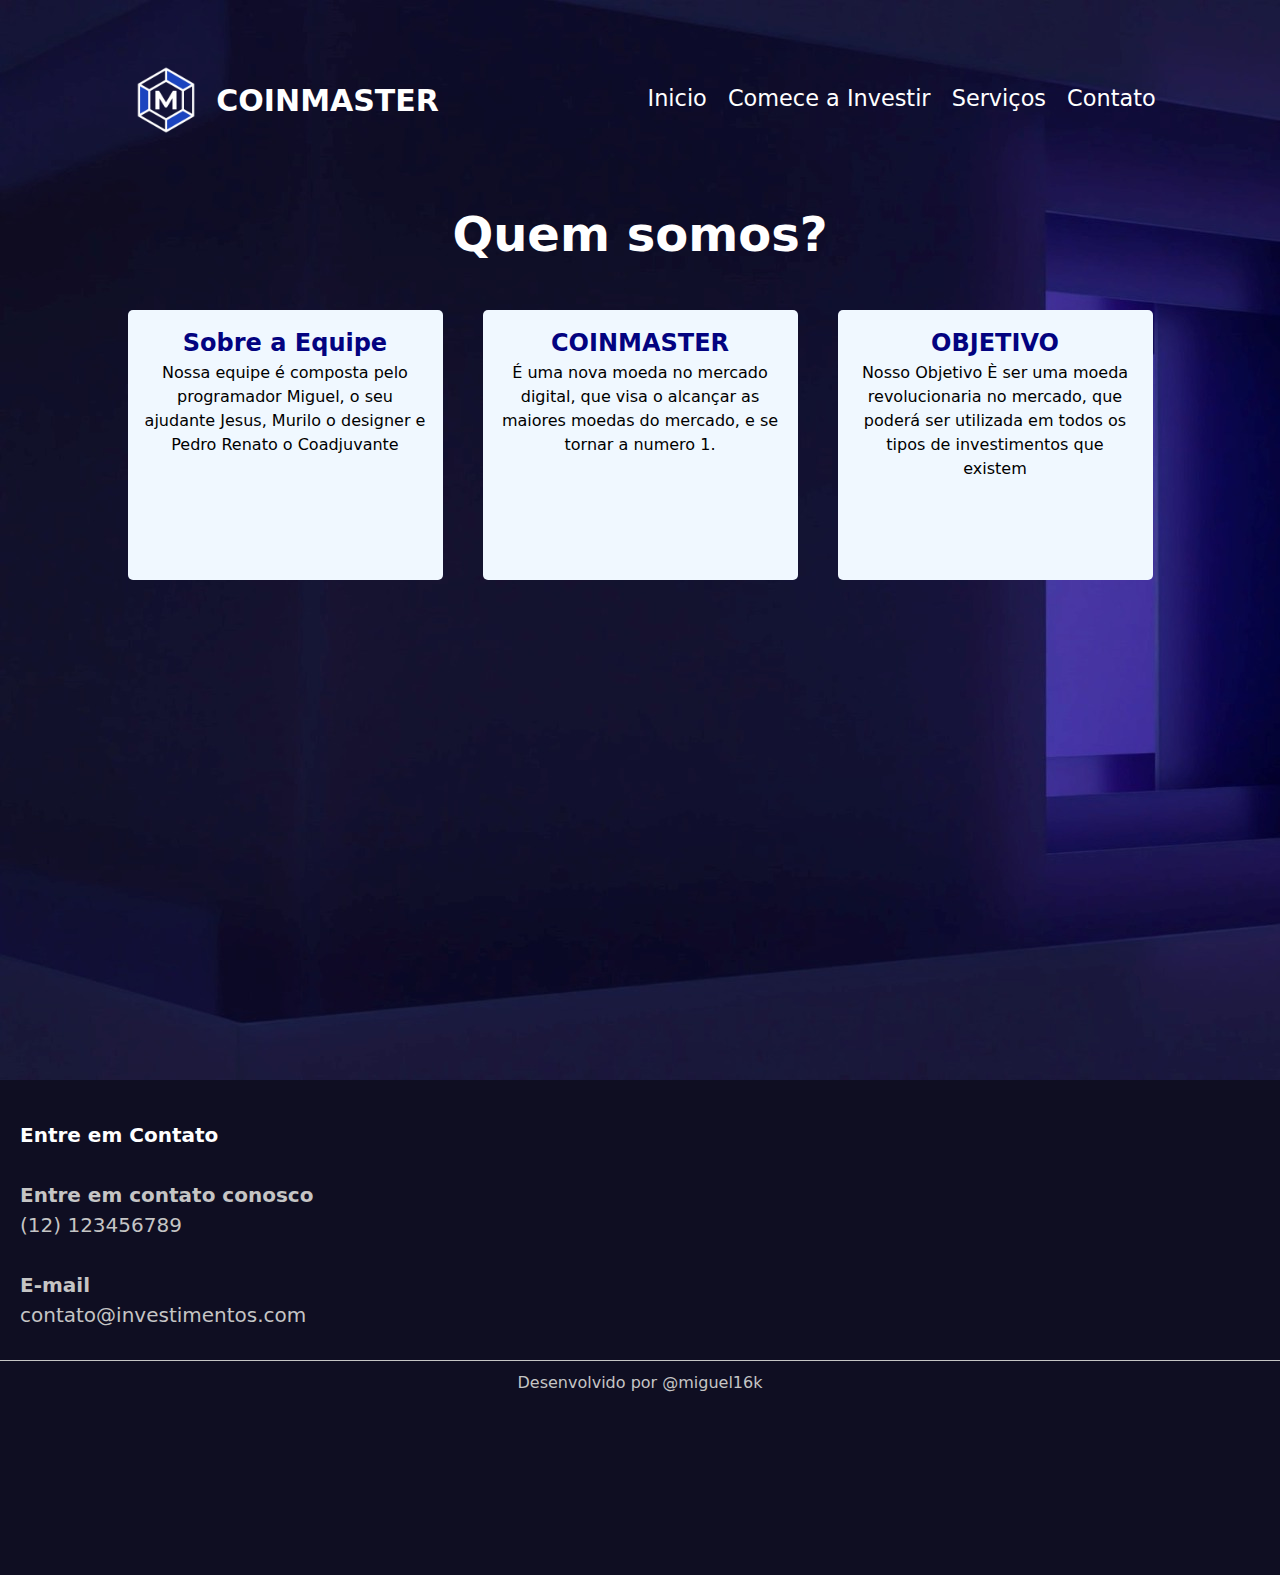
<file: pags/sobre.html>
<!DOCTYPE html>
<html lang="en">
<head>
    <meta charset="UTF-8">
    <meta name="viewport" content="width=device-width, initial-scale=1.0">
    <title>COINMASTER</title>
    <link rel="stylesheet" href="../css/style.css">
    <link rel="stylesheet" href="../css/sobre.css">
    
</head>
<body>
    <header class="header">
    <!-- <?php include  '../_inc/menu.php'; ?> -->

    <nav class="navbar">
        <div class="logo">
            <img class="coin" src="../img/Coin Master - cor normal.png" alt="">
            <h1>COINMASTER</h1>
        </div>
        <ul>
            <li>
                <a href="../index.html">Inicio</a>
            </li>
            <li>
                <a href="investimento.html">Comece a Investir</a>
            </li>
            <li>
                <a href="">Serviços</a>
            </li>
            <li>
                <a href="contact.html">Contato</a>
            </li>
        </ul>
</nav>



    <div class="about">
        <h1 class="main-title2">Quem somos?</h1>

        <div class="card-container">
            <div class="card">
                <h1>Sobre a Equipe</h1>
                <p>Nossa equipe é composta pelo programador Miguel, o seu ajudante Jesus, Murilo o designer e Pedro Renato o Coadjuvante</p>
            </div>
            <div class="card">
                <h1>COINMASTER</h1>
                <p>É uma nova moeda no mercado digital, que visa o alcançar as maiores moedas do mercado, e se tornar a numero 1.</p>
            </div>
            <div class="card">
                <h1>OBJETIVO</h1>
                <p>Nosso Objetivo È ser uma moeda revolucionaria no mercado, que poderá ser utilizada em todos os tipos de investimentos que existem</p>
            </div>
        </div>
       
</div>
    </div>





    </header>
    <footer>
        <div class="footer">
            <h1>Entre em Contato</h1>
            <br>
            <p><strong>Entre em contato conosco</strong></p>
            <p>(12) 123456789</p>
            <br>
            <p><strong>E-mail</strong></p>
            <p>contato@investimentos.com</p>
        </div>
        <div class="dev">
            <p>Desenvolvido por @miguel16k</p>
        </div>
    </footer>
</body>
</html>
</file>
<file: css/style.css>
* {
    margin: 0;
    padding: 0;
    box-sizing: border-box;
    font-size: 1em;
    line-height: 1.5;
    font-family: system-ui, -apple-system, BlinkMacSystemFont, 'Segoe UI', Roboto, Oxygen, Ubuntu, Cantarell, 'Open Sans', 'Helvetica Neue', sans-serif;
}

.header {
    background-image: url('../img/fundo.jpg');
    background-size: cover;
    width: 100%;
    min-height: 120vh;
}

    .navbar {
        display: flex;
        justify-content: space-around;
        align-items: center;
        padding: .5em 1em;
        padding-top: 50px;
    }

    .navbar .logo {
        display: flex;
        align-items: center;
        color: #fff;
        font-size: 30px;
    }

    .coin {
        width: 100px;
    }

    .navbar ul {
        list-style: none;
        margin: 0;
        padding: 0;
    }

    .navbar li {
        display: inline-block;
        margin: 0 .5em;
    }

    .navbar a {
        text-decoration: none;
        color: #fff;
        font-size: 1.4em;
    }

    .navbar a:hover {
        color: rgb(142, 142, 218);
    }

    .navbar a::after {
        content: '';
        display: block;
        width: 0;
        height: 3px;
        background: rgb(142, 142, 218);
        transition: width .3s;
        border-radius: 10px;
        
    }

    .navbar a:hover::after {
        width: 100%;
        transition: width .3s;
    }


    .text1 h1 {
        color: #fff;
        font-size: 4em;
        margin: 2em 1em;
        font-weight: bolder;
        line-height: 1.3em;
    }

    .text1 p {
        color: #c5c5c5;
        font-size: 1.1em;
        margin: 2em 4em;
        margin-top: -65px;
    }

    .btns {
        margin: 2em 4em;
        
    }

    .btn-s {
        background-color: rgb(93, 93, 206);
        border: none;
        padding: .7em;
        width: 200px;
        font-size: 1.2em;
        color: #fff;
        border-radius: 10px;
        transition: .2s;
    }

    .btn-s:hover {
        background-color: rgb(65, 65, 192);
    }

    .btn-c {
        background-color: #0c0c28;
        border: 2px solid rgb(93, 93, 206);
        padding: .7em;
        width: 200px;
        font-size: 1.2em;
        color: #fff;
        border-radius: 10px;
        transition: .2s;
        margin-left: 30px;
    }

    .btn-c:hover {
        border: 2px solid #fff;
    }

    .content {
        display: flex;
        align-items: center;
    }

    .coinM img {
        width: 500px;
        height: 500px;
        margin-right: 20px;
    }


    main {
    display: flex;
    background-image: url('../img/fundo-main.png');
    background-size: cover;
    width: 100%;
    height: 100vh;
    }

    .text2 h1{
        color: #fff;
        font-size: 40px;
        font-size: 46px;
    }
    
    .text2 h3 {
        color: #c5c2c2;
        margin-top: 20px;
        font-size: 19px;
    }

    .text2 {
        display: flex;
        flex-direction: column;
        align-items: end;
        margin-right: 150px ; 
        justify-content: center;

    }

    .step {
        background-color: #0f0e22;
        display: flex;
        height: 60vh;
        border-bottom: 1px solid #c5c5c5;
    }

    .step img {
        width: 55px;
    }

    .icon {
        margin-left: 70px;
        margin-top: 10px;
    }

    .icon h1 {
        color: #fff;
        font-size: 30px;
        font-weight: 500;
    }

    .icon p {
        color: #c5c2c2;
        font-size: 1em;
    }
    
    footer {
        background-color: #0f0e22;
        height: 55vh;
    }

    .footer {
        font-size: 20px;
        margin-left: 20px;
    }

    .footer h1 {
        color: #fff;
        padding-top: 40px;
    }

    .footer p{
        color: #c5c5c5;
        
    }

    .dev {
        display: flex;
        justify-content: center;
        align-items: center;
        border-top: 1px solid #c5c5c5;
        margin-top: 30px;
    }

    .dev p{
        color: #c5c5c5;
        font-weight: 100;
        padding-top: 10px;
    }

    /* Sobre */

    .main-title {
        background-color: #0f0e22;
        text-align: center;
        color: #ffffff;
        font-size: 3em;
        padding-top: 40px;
        padding-bottom: 40px;
        font-weight: bold;
    }
    .main-title2 {
        text-align: center;
        color: #ffffff;
        font-size: 3em;
        padding-top: 40px;
        padding-bottom: 40px;
        font-weight: bold;
    }
    .all-info{
        color: white;
    }
</file>
<file: css/contact.css>
* {
    margin: 0;
    padding: 0;
    box-sizing: border-box;
    font-size: 1em;
    line-height: 1.5;
    font-family: system-ui, -apple-system, BlinkMacSystemFont, 'Segoe UI', Roboto, Oxygen, Ubuntu, Cantarell, 'Open Sans', 'Helvetica Neue', sans-serif;
}

body {
    background-color: #f7f7fc;
}

.header {
    background-image: url('../img/fundo.jpg');
    background-size: cover;
    width: 100%;
    height: 150vh;
}

    .navbar {
        display: flex;
        justify-content: space-around;
        align-items: center;
        padding: .5em 1em;
        padding-top: 50px;
    }

    .navbar .logo {
        display: flex;
        align-items: center;
        color: #fff;
        font-size: 30px;
    }

    .coin {
        width: 100px;
    }

    .navbar ul {
        list-style: none;
        margin: 0;
        padding: 0;
    }

    .navbar li {
        display: inline-block;
        margin: 0 .5em;
    }

    .navbar a {
        text-decoration: none;
        color: #fff;
        font-size: 1.4em;
    }

    .navbar a:hover {
        color: rgb(142, 142, 218);
    }

    .navbar a::after {
        content: '';
        display: block;
        width: 0;
        height: 3px;
        background: rgb(142, 142, 218);
        transition: width .3s;
        border-radius: 10px;
        
    }

    .navbar a:hover::after {
        width: 100%;
        transition: width .3s;
    }

.container {
    max-width: 800px;
    margin: 20px auto;
    margin-top: 5%;
    padding: 20px;
    background: white;
    border-radius: 8px;
    box-shadow: 0 0 10px rgba(0, 0, 0, 0.1);
}

h1 {
    margin-bottom: 20px;
}

form label {
    display: block;
    margin-bottom: 5px;
    font-weight: bold;
}

form input, form textarea {
    width: 100%;
    padding: 10px;
    margin-bottom: 15px;
    border: 1px solid #ccc;
    border-radius: 4px;
    font-size: 1rem;
}

form button {
    background-color: #0056b3;
    color: white;
    border: none;
    padding: 10px 20px;
    border-radius: 4px;
    cursor: pointer;
    font-size: 1rem;
}

form button:hover {
    background-color: #003d80;
}


footer {
    background-color: #0f0e22;
    height: 55vh;
}

.footer {
    font-size: 20px;
    margin-left: 20px;
}

.footer h1 {
    color: #fff;
    padding-top: 40px;
    font-size: 1em;
}

.footer p{
    color: #c5c5c5;
    
}

.dev {
    display: flex;
    justify-content: center;
    align-items: center;
    border-top: 1px solid #c5c5c5;
    margin-top: 30px;
}

.dev p{
    color: #c5c5c5;
    font-weight: 100;
    padding-top: 10px;
}
</file>
<file: css/invest.css>
* {
    margin: 0;
    padding: 0;
    box-sizing: border-box;
    font-size: 1em;
    line-height: 1.5;
    font-family: system-ui, -apple-system, BlinkMacSystemFont, 'Segoe UI', Roboto, Oxygen, Ubuntu, Cantarell, 'Open Sans', 'Helvetica Neue', sans-serif;
}

.header {
    background-image: url('../img/fundo.jpg');
    background-size: cover;
    width: 100%;
    height: 120vh;
}

    .navbar {
        display: flex;
        justify-content: space-around;
        align-items: center;
        padding: .5em 1em;
        padding-top: 50px;
    }

    .navbar .logo {
        display: flex;
        align-items: center;
        color: #fff;
        font-size: 30px;
    }

    .coin {
        width: 100px;
    }

    .navbar ul {
        list-style: none;
        margin: 0;
        padding: 0;
    }

    .navbar li {
        display: inline-block;
        margin: 0 .5em;
    }

    .navbar a {
        text-decoration: none;
        color: #fff;
        font-size: 1.4em;
    }

    .navbar a:hover {
        color: rgb(142, 142, 218);
    }

    .navbar a::after {
        content: '';
        display: block;
        width: 0;
        height: 3px;
        background: rgb(142, 142, 218);
        transition: width .3s;
        border-radius: 10px;
        
    }

    .navbar a:hover::after {
        width: 100%;
        transition: width .3s;
    }

    .text {
        display: flex;
        justify-content: center;
        text-align: center;
        margin: 8% 0px 0px ;
        
    }

    .text h1 {
        color: #f7f7fc;
        font-size: 3em;
        border-bottom: 1px solid #ccc;
    }

    main {
        background-color: #f7f7fc;
    }

    .text1 {
        display: flex;
        align-items: center;
        flex-direction: column;
    }

    .text1 h1 {
        color: #2d2d91;
        font-size: 4em; 
        margin-top: 40px;
    }
    .text1 p {
        font-size: 1.4em;
    }

    /* .card-container {
        display: flex;
        justify-content: center;
        flex-wrap: wrap;
        gap: 70px;
        margin-top: 10%;
    }

    .card {
        display: flex;
        flex-direction: column;
        align-items: center;
        width: 50vh;
        box-shadow: 0px 2px 5px 3px #2d2d917e;
        border-radius: 2pc;
        transition: .7s;
    }

    .card img {
        margin-top: 3%;
    }

    .card h2 {
        text-align: center;
        margin-top: 3%;
        font-size: 1.4em;
    }

    .card p {
        margin: 2% 5% 5% 7% ;
        font-size: 1.2em;
        text-align: center;
    }
    
    .card:hover {
        transform: scale(1.05);
    }
     */
.card-container {
    display: flex;
    justify-content: center;
    margin-top: 10%;
    flex-wrap: wrap;
    gap: 60px ;
}

    /* THE MAINCONTAINER HOLDS EVERYTHING */


  /* THE CARD HOLDS THE FRONT AND BACK FACES */
.thecard{
    /* position: relative;
    top: 0;
    left: 0; */
    width: 380px;
    height: 300px;
    border-radius: 10px;
    transform-style: preserve-3d;
    transition: all 0.8s ease;
}

/* THE PSUEDO CLASS CONTROLS THE FLIP ON MOUSEOVER AND MOUSEOUT */
.thecard:hover{
    transform: rotateY(180deg);
}

  /* THE FRONT FACE OF THE CARD, WHICH SHOWS BY DEFAULT */
.thefront{
    position: absolute;
    top: 0;
    left: 0;
    width: 380px;
    height: 300px;
    border-radius: 10px;
    backface-visibility: hidden;
    overflow: hidden;
    background: rgb(13,21,130);
    background: linear-gradient(180deg, rgba(13,21,130,1) 48%, rgba(50,43,171,1) 80%, rgba(64,56,207,1) 97%);
    color: #f7f7fc;
}

  /* THE BACK FACE OF THE CARD, WHICH SHOWS ON MOUSEOVER */
.theback{
    position: absolute;
    top: 0;
    left: 0;
    width: 380px;
    height: 300px;
    border-radius: 10px;
    backface-visibility: hidden;
    overflow: hidden;
    background: #f7f7fc;
    color: #000;
    box-shadow: 0px 2px 5px 5px #2d2d917e;
    text-align: center;
    transform: rotateY(180deg);
}


  /*This block (starts here) is merely styling for the flip card, and is NOT an essential part of the flip code */
.thefront h2, .theback h1{
    font-family: 'zilla slab', sans-serif;
    padding: 20px;
    font-weight: bold;
    font-size: 24px;
    text-align: center;
}

.thefront p, .theback p{
    font-family: 'zilla slab', sans-serif;
    padding: 10px;
    font-weight: normal;
    font-size: 14px;
    text-align: center;
}

.thefront img{
    width: 100%;
    height: 200px;
}

.btn {
    cursor: pointer;
    background-color: #2d2d91;
    padding: 10px;
    border-radius: 10px;
    color: #f7f7fc;
    border: none;
    transition: .3s;
}

.btn:hover {
    background-color: #0c0c28;
    transform: scale(1.1);
}
</file>
<file: css/saiba.css>
* {
    margin: 0;
    padding: 0;
    box-sizing: border-box;
    font-size: 1em;
    line-height: 1.5;
    scroll-behavior: smooth;
    font-family: system-ui, -apple-system, BlinkMacSystemFont, 'Segoe UI', Roboto, Oxygen, Ubuntu, Cantarell, 'Open Sans', 'Helvetica Neue', sans-serif;
}

body {
    background-color: #f7f7fc;
}

.header {
    background-image: url('../img/fundo.jpg');
    background-size: cover;
    width: 100%;
    min-height: 120vh;
}

    .navbar {
        display: flex;
        justify-content: space-around;
        align-items: center;
        padding: .5em 1em;
        padding-top: 50px;
    }

    .navbar .logo {
        display: flex;
        align-items: center;
        color: #fff;
        font-size: 30px;
    }

    .coin {
        width: 100px;
    }

    .navbar ul {
        list-style: none;
        margin: 0;
        padding: 0;
    }

    .navbar li {
        display: inline-block;
        margin: 0 .5em;
    }

    .navbar a {
        text-decoration: none;
        color: #fff;
        font-size: 1.4em;
    }

    .navbar a:hover {
        color: rgb(142, 142, 218);
    }

    .navbar a::after {
        content: '';
        display: block;
        width: 0;
        height: 3px;
        background: rgb(142, 142, 218);
        transition: width .3s;
        border-radius: 10px;
        
    }

    .navbar a:hover::after {
        width: 100%;
        transition: width .3s;
    }

    .menu {
        position: fixed;
        top: 30%;
        right: 0%;
        background-color: #211e55;
        padding: 10px;
        z-index: 1;
        border-radius: 10px 0px 0px 10px ;
        width: 40vh;
    }

    .menu ul {
        display: flex;
        flex-direction: column;
        list-style: circle;
        gap: 20px;
    }


    .content {
        margin-left: 3%;
        margin-top: 5%;
    }

    .menu a {
        color: aliceblue;
        text-decoration: none;
    }

    #dicas {
        border-bottom: 1px solid #211e55;
    }

    #fundos {
        margin-top: 3%;
    }





    footer {
        background-color: #0f0e22;
        height: 55vh;
    }

    .footer {
        font-size: 20px;
        margin-left: 20px;
    }

    .footer h1 {
        color: #fff;
        padding-top: 40px;
    }

    .footer p{
        color: #c5c5c5;
        
    }

    .dev {
        display: flex;
        justify-content: center;
        align-items: center;
        border-top: 1px solid #c5c5c5;
        margin-top: 30px;
    }

    .dev p{
        color: #c5c5c5;
        font-weight: 100;
        padding-top: 10px;
    }
</file>
<file: css/sobre.css>
.card-container {
    display: flex;
    flex-wrap: wrap;
    justify-content: center;
    gap: 40px;
}

.card{
    width: 35vh;
    height: 30vh;
    background-color: aliceblue;
    border-radius: 5px;
    padding: 15px;
    text-align: center;
}
.card h1{
color: rgb(3, 3, 128);
font-size: 1.5em;
}
</file>
